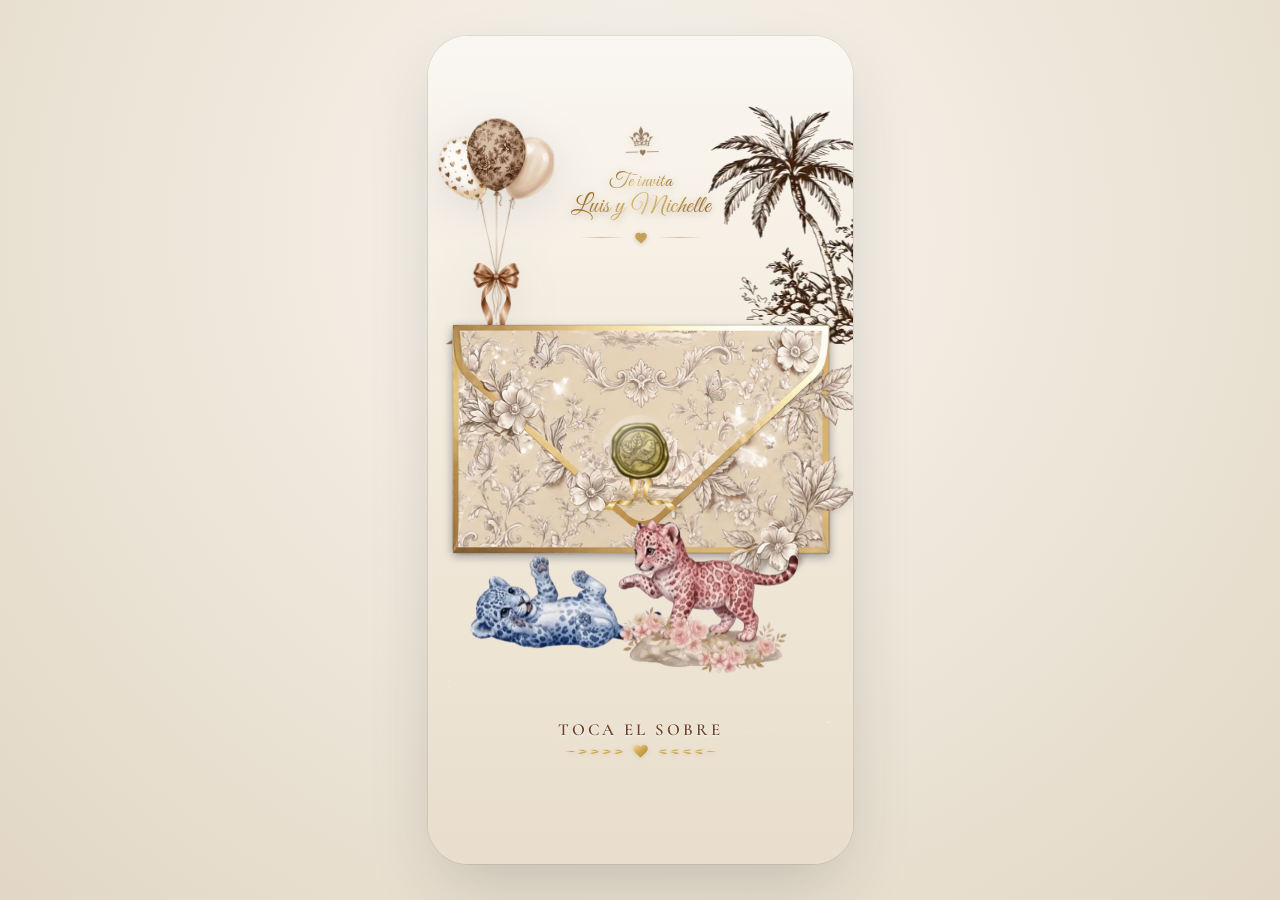
<file: index.html>
<!DOCTYPE html>
<html lang="es">

<head>
  <meta charset="UTF-8">
  <meta name="viewport"
    content="width=device-width, initial-scale=1.0, maximum-scale=1.0, user-scalable=no, viewport-fit=cover">
  <title>Invitación Especial | Revelación de Sexo</title>

  <!-- Meta SEO y Redes Sociales -->
  <meta name="description"
    content="Invitación digital interactiva para nuestra gran Revelación de Sexo. Toca el sobre para descubrir si será niño o niña.">
  <meta name="theme-color" content="#FAF7F2">

  <!-- Google Fonts: Cormorant Garamond, Great Vibes, Alex Brush & Montserrat -->
  <link rel="preconnect" href="https://fonts.googleapis.com">
  <link rel="preconnect" href="https://fonts.gstatic.com" crossorigin>
  <link
    href="https://fonts.googleapis.com/css2?family=Alex+Brush&family=Cormorant+Garamond:ital,wght@0,400;0,500;0,600;1,400;1,500&family=Great+Vibes&family=Montserrat:wght@300;400;500;600;700&display=swap"
    rel="stylesheet">

  <!-- Preload de recursos críticos para apertura instantánea y máxima fluidez -->
  <link rel="preload" as="image" href="assets/capa_1.webp" type="image/webp">
  <link rel="preload" as="image" href="assets/capa_2.webp" type="image/webp">
  <link rel="preload" as="image" href="assets/capa_3.webp" type="image/webp">
  <link rel="preload" as="image" href="assets/sello.webp" type="image/webp">
  <link rel="preload" as="image" href="assets/tigres_bebes.webp" type="image/webp">

  <!-- Estilos -->
  <link rel="stylesheet" href="css/styles.css?v=80">
</head>

<body>
  <!-- Contenedor exterior (Fondo ambiental para escritorio) -->
  <main class="page-wrapper">
    <!-- Simulación de dispositivo móvil (Mobile Frame) -->
    <div class="mobile-device" id="mobileDevice">

      <!-- Lienzo principal de la invitación -->
      <section class="card-screen" id="coverScreen" aria-label="Portada de invitación">

        <!-- Elementos decorativos superiores de fondo -->
        <div class="decor-layer">
          <!-- Globos decorativos (Superior Izquierda) -->
          <div class="decor-balloons" id="decorBalloons">
            <picture>
              <source srcset="assets/globos.webp" type="image/webp">
              <img src="assets/globos.png" alt="Globos decorativos rosados y dorados" class="floating-balloons"
                decoding="async" />
            </picture>
          </div>

          <!-- Palmeras estilo acuarela Toile de Jouy animadas (Superior Derecha) -->
          <div class="decor-palms" id="decorPalms">
            <picture>
              <source srcset="assets/palmas_bintage.webp" type="image/webp">
              <img src="assets/palmas_bintage.gif" alt="Palmeras animadas estilo vintage" class="palm-trees-img"
                id="palmasImg" decoding="async" />
            </picture>
          </div>
        </div>

        <!-- Encabezado poético central -->
        <header class="card-header" id="cardHeader">
          <!-- Corona dorada con detalle de corazón -->
          <div class="crown-container">
            <img src="assets/corona.png" alt="Corona real dorada" class="gold-crown" />
          </div>

          <!-- Mensaje de los anfitriones -->
          <div class="hosts-invitation" id="hostsInvitation" role="button" tabindex="0"
            aria-label="Te invita Luis y Michelle">
            <span class="hosts-line-1" id="hostsLine1">Te invita</span>
            <span class="hosts-line-2" id="hostsLine2">Luis y Michelle</span>
          </div>

          <!-- Divisor decorativo inferior con corazón dorado -->
          <div class="heart-divider" aria-hidden="true">
            <span class="divider-line"></span>
            <svg class="gold-heart-icon" viewBox="0 0 24 24" width="14" height="14" fill="#C5A059">
              <path
                d="M12 21.35l-1.45-1.32C5.4 15.36 2 12.28 2 8.5 2 5.42 4.42 3 7.5 3c1.74 0 3.41.81 4.5 2.09C13.09 3.81 14.76 3 16.5 3 19.58 3 22 5.42 22 8.5c0 3.78-3.4 6.86-8.55 11.54L12 21.35z" />
            </svg>
            <span class="divider-line"></span>
          </div>
        </header>

        <!-- Sección central interactiva: Sobre multicapa y Carta interactiva -->
        <div class="envelope-stage" id="envelopeStage">
          <div class="envelope-container" id="envelopeContainer" role="button" tabindex="0"
            aria-label="Abrir sobre de invitación">

            <!-- Capa 1 (Fondo trasero): z-index: 1 -->
            <picture>
              <source srcset="assets/capa_1.webp" type="image/webp">
              <img src="assets/capa_1.png" class="envelope-layer envelope-back" alt="Fondo trasero del sobre"
                decoding="async" />
            </picture>

            <!-- Capa Solapa Superior Abierta: z-index: 2 -->
            <picture>
              <source srcset="assets/capa_3.webp" type="image/webp">
              <img src="assets/capa_3.png" class="envelope-layer envelope-flap-open" id="flapOpen"
                alt="Solapa abierta del sobre" decoding="async" />
            </picture>

            <!-- Ranura intermedia con Tarjeta / Carta (Renderizado Dinámico en Vivo): z-index: 3 -->
            <div class="envelope-card-slot" id="cardSlot">
              <div class="invitation-card" id="invitationCard" aria-label="Vista previa de la invitación">

                <div class="card-live-preview">
                  <!-- Arreglos Florales Superiores -->
                  <div class="card-live-floral card-live-floral-left" aria-hidden="true">
                    <picture>
                      <source srcset="assets/diseno_floral_grande_izquierdo.webp" type="image/webp">
                      <img src="assets/diseno_floral_grande_izquierdo.png" alt="" class="card-live-floral-img"
                        decoding="async" />
                    </picture>
                  </div>
                  <div class="card-live-floral card-live-floral-right" aria-hidden="true">
                    <picture>
                      <source srcset="assets/diseno_floral_grande_derecho.webp" type="image/webp">
                      <img src="assets/diseno_floral_grande_derecho.png" alt="" class="card-live-floral-img"
                        decoding="async" />
                    </picture>
                  </div>

                  <!-- Contenido de la carta -->
                  <div class="card-live-content">
                    <!-- Reproductor simulado -->
                    <div class="card-live-player" aria-hidden="true">
                      <img src="assets/diseno_reproducir.png?v=3" alt="" class="card-live-disc" />
                      <img src="assets/boton_reproducir.png" alt="" class="card-live-btn" />
                    </div>

                    <!-- Subtítulo Superior (Eliminado) -->
                    <div class="card-live-intro" style="display: none;">
                      <p class="card-live-subtitle" id="cardLiveSubtitle"></p>
                    </div>

                    <!-- Corona y Nombres -->
                    <div class="card-live-hero">
                      <img src="assets/corona.png" alt="" class="card-live-crown" />
                      <h2 class="card-live-title" id="cardLiveTitle">
                        <span class="card-live-name-1" id="cardLiveName1">¿Niño o</span>
                        <span class="card-live-name-2" id="cardLiveName2">Niña?</span>
                      </h2>
                    </div>

                    <!-- Dedicatoria -->
                    <div class="card-live-dedication-wrap">
                      <p class="card-live-dedication" id="cardLiveDedication">«El amor se multiplica y la emoción crece
                        cada día más. Acompáñanos a descubrir el secreto más esperado: ¿será un niño o una niña? ¡Tu
                        presencia hará este momento inolvidable!»</p>
                    </div>

                    <!-- Divisor dorado -->
                    <div class="card-live-divider" aria-hidden="true">
                      <span class="card-divider-line"></span>
                      <span class="card-divider-symbol">◆</span>
                      <span class="card-divider-heart">♥</span>
                      <span class="card-divider-symbol">◆</span>
                      <span class="card-divider-line"></span>
                    </div>
                  </div>
                </div>

              </div>
            </div>

            <!-- Capa 2 (Bolsillo Frontal): z-index: 4 -->
            <picture>
              <source srcset="assets/capa_2.webp" type="image/webp">
              <img src="assets/capa_2.png" class="envelope-layer envelope-front" alt="Bolsillo frontal del sobre"
                decoding="async" />
            </picture>

            <!-- Capa Solapa Cerrada: z-index: 6 -->
            <picture>
              <source srcset="assets/capa_3.webp" type="image/webp">
              <img src="assets/capa_3.png" class="envelope-layer envelope-flap-closed" id="flapClosed"
                alt="Solapa cerrada del sobre" decoding="async" />
            </picture>

            <!-- Lazo dorado bajo el sello de cera: z-index: 10 -->
            <div class="seal-ribbon" id="sealRibbon" aria-hidden="true"></div>

            <!-- Sello de cera dorado central interactivo: z-index: 11 -->
            <div class="wax-seal" id="waxSeal" title="Toca para abrir">
              <picture>
                <source srcset="assets/sello.webp" type="image/webp">
                <img src="assets/sello.png" alt="Sello de cera dorado con motivo de pajarito" class="seal-img"
                  decoding="async" />
              </picture>
              <div class="seal-shine" aria-hidden="true"></div>
              <div class="seal-pulse-ring" aria-hidden="true"></div>
            </div>

            <!-- Cachorros de tigres bebés juntos animados en WebP ultra liviano (2.8MB vs 61.7MB): z-index: 30 -->
            <div class="tiger-cubs-container" id="tigerCubsContainer">
              <picture>
                <source srcset="assets/tigres_bebes.webp" type="image/webp">
                <img src="assets/tigres_bebes_fallback.gif" alt="Cachorros de tigres bebés jugando juntos"
                  class="tiger-cubs-img" id="tigerCubsImg" decoding="async" />
              </picture>
            </div>

          </div>
        </div>

        <!-- Llamada a la acción inferior (CTA en alta resolución con corazón y espigas doradas) -->
        <footer class="card-footer" id="cardFooter">
          <div class="tap-invite-container" id="tapInviteBtn" role="button" tabindex="0" aria-label="Toca el sobre">
            <span class="tap-invite-text">Toca el sobre</span>
            <svg class="tap-invite-decor" viewBox="0 0 180 16" fill="none" xmlns="http://www.w3.org/2000/svg"
              aria-hidden="true">
              <defs>
                <linearGradient id="goldStem" x1="0%" y1="0%" x2="100%" y2="0%">
                  <stop offset="0%" stop-color="#C5A059" stop-opacity="0.3" />
                  <stop offset="25%" stop-color="#E2C98A" />
                  <stop offset="50%" stop-color="#C5A059" />
                  <stop offset="75%" stop-color="#E2C98A" />
                  <stop offset="100%" stop-color="#C5A059" stop-opacity="0.3" />
                </linearGradient>
                <linearGradient id="goldHeart" x1="0%" y1="0%" x2="100%" y2="100%">
                  <stop offset="0%" stop-color="#F2DD9E" />
                  <stop offset="40%" stop-color="#D4AF57" />
                  <stop offset="100%" stop-color="#A68032" />
                </linearGradient>
              </defs>

              <!-- Corazón Central Dorado -->
              <path
                d="M 90 14.5 C 87.6 12 81.5 7.8 81.5 4 C 81.5 1.6 83.4 0 85.8 0 C 87.5 0 89.1 1 90 2.2 C 90.9 1 92.5 0 94.2 0 C 96.6 0 98.5 1.6 98.5 4 C 98.5 7.8 92.4 12 90 14.5 Z"
                fill="url(#goldHeart)" />

              <!-- Tallo Izquierdo -->
              <line x1="14" y1="7.5" x2="80" y2="7.5" stroke="url(#goldStem)" stroke-width="1.1"
                stroke-linecap="round" />

              <!-- Espigas Izquierdas -->
              <path d="M 70 7.5 C 66 5 62 4.5 59 5.5 C 63 6.8 66 7.5 70 7.5 Z" fill="url(#goldHeart)" />
              <path d="M 70 7.5 C 66 10 62 10.5 59 9.5 C 63 8.2 66 7.5 70 7.5 Z" fill="url(#goldHeart)" />

              <path d="M 56 7.5 C 52 5 48 4.5 45 5.5 C 49 6.8 52 7.5 56 7.5 Z" fill="url(#goldHeart)" />
              <path d="M 56 7.5 C 52 10 48 10.5 45 9.5 C 49 8.2 52 7.5 56 7.5 Z" fill="url(#goldHeart)" />

              <path d="M 42 7.5 C 38 5 34 4.5 31 5.5 C 35 6.8 38 7.5 42 7.5 Z" fill="url(#goldHeart)" />
              <path d="M 42 7.5 C 38 10 34 10.5 31 9.5 C 35 8.2 38 7.5 42 7.5 Z" fill="url(#goldHeart)" />

              <path d="M 28 7.5 C 24 5 20 4.5 17 5.5 C 21 6.8 24 7.5 28 7.5 Z" fill="url(#goldHeart)" />
              <path d="M 28 7.5 C 24 10 20 10.5 17 9.5 C 21 8.2 24 7.5 28 7.5 Z" fill="url(#goldHeart)" />

              <!-- Hoja terminal izquierda -->
              <path d="M 14 7.5 C 10 6.5 6 7 2 7.5 C 6 8 10 8.5 14 7.5 Z" fill="url(#goldHeart)" />

              <!-- Tallo Derecho -->
              <line x1="100" y1="7.5" x2="166" y2="7.5" stroke="url(#goldStem)" stroke-width="1.1"
                stroke-linecap="round" />

              <!-- Espigas Derechas -->
              <path d="M 110 7.5 C 114 5 118 4.5 121 5.5 C 117 6.8 114 7.5 110 7.5 Z" fill="url(#goldHeart)" />
              <path d="M 110 7.5 C 114 10 118 10.5 121 9.5 C 117 8.2 114 7.5 110 7.5 Z" fill="url(#goldHeart)" />

              <path d="M 124 7.5 C 128 5 132 4.5 135 5.5 C 131 6.8 128 7.5 124 7.5 Z" fill="url(#goldHeart)" />
              <path d="M 124 7.5 C 128 10 132 10.5 135 9.5 C 131 8.2 128 7.5 124 7.5 Z" fill="url(#goldHeart)" />

              <path d="M 138 7.5 C 142 5 146 4.5 149 5.5 C 145 6.8 142 7.5 138 7.5 Z" fill="url(#goldHeart)" />
              <path d="M 138 7.5 C 142 10 146 10.5 149 9.5 C 145 8.2 142 7.5 138 7.5 Z" fill="url(#goldHeart)" />

              <path d="M 152 7.5 C 156 5 160 4.5 163 5.5 C 159 6.8 156 7.5 152 7.5 Z" fill="url(#goldHeart)" />
              <path d="M 152 7.5 C 156 10 160 10.5 163 9.5 C 159 8.2 156 7.5 152 7.5 Z" fill="url(#goldHeart)" />

              <!-- Hoja terminal derecha -->
              <path d="M 166 7.5 C 170 6.5 174 7 178 7.5 C 174 8 170 8.5 166 7.5 Z" fill="url(#goldHeart)" />
            </svg>
          </div>
        </footer>

      </section>

    </div>
  </main>

  <!-- Capa de expansión a pantalla completa (Takeover) -->
  <div class="card-takeover" id="cardTakeover" aria-hidden="true"></div>

  <!-- Configuración Centralizada y Script Principal -->
  <script src="js/config.js?v=18"></script>
  <script src="js/main.js?v=22"></script>
</body>

</html>
</file>
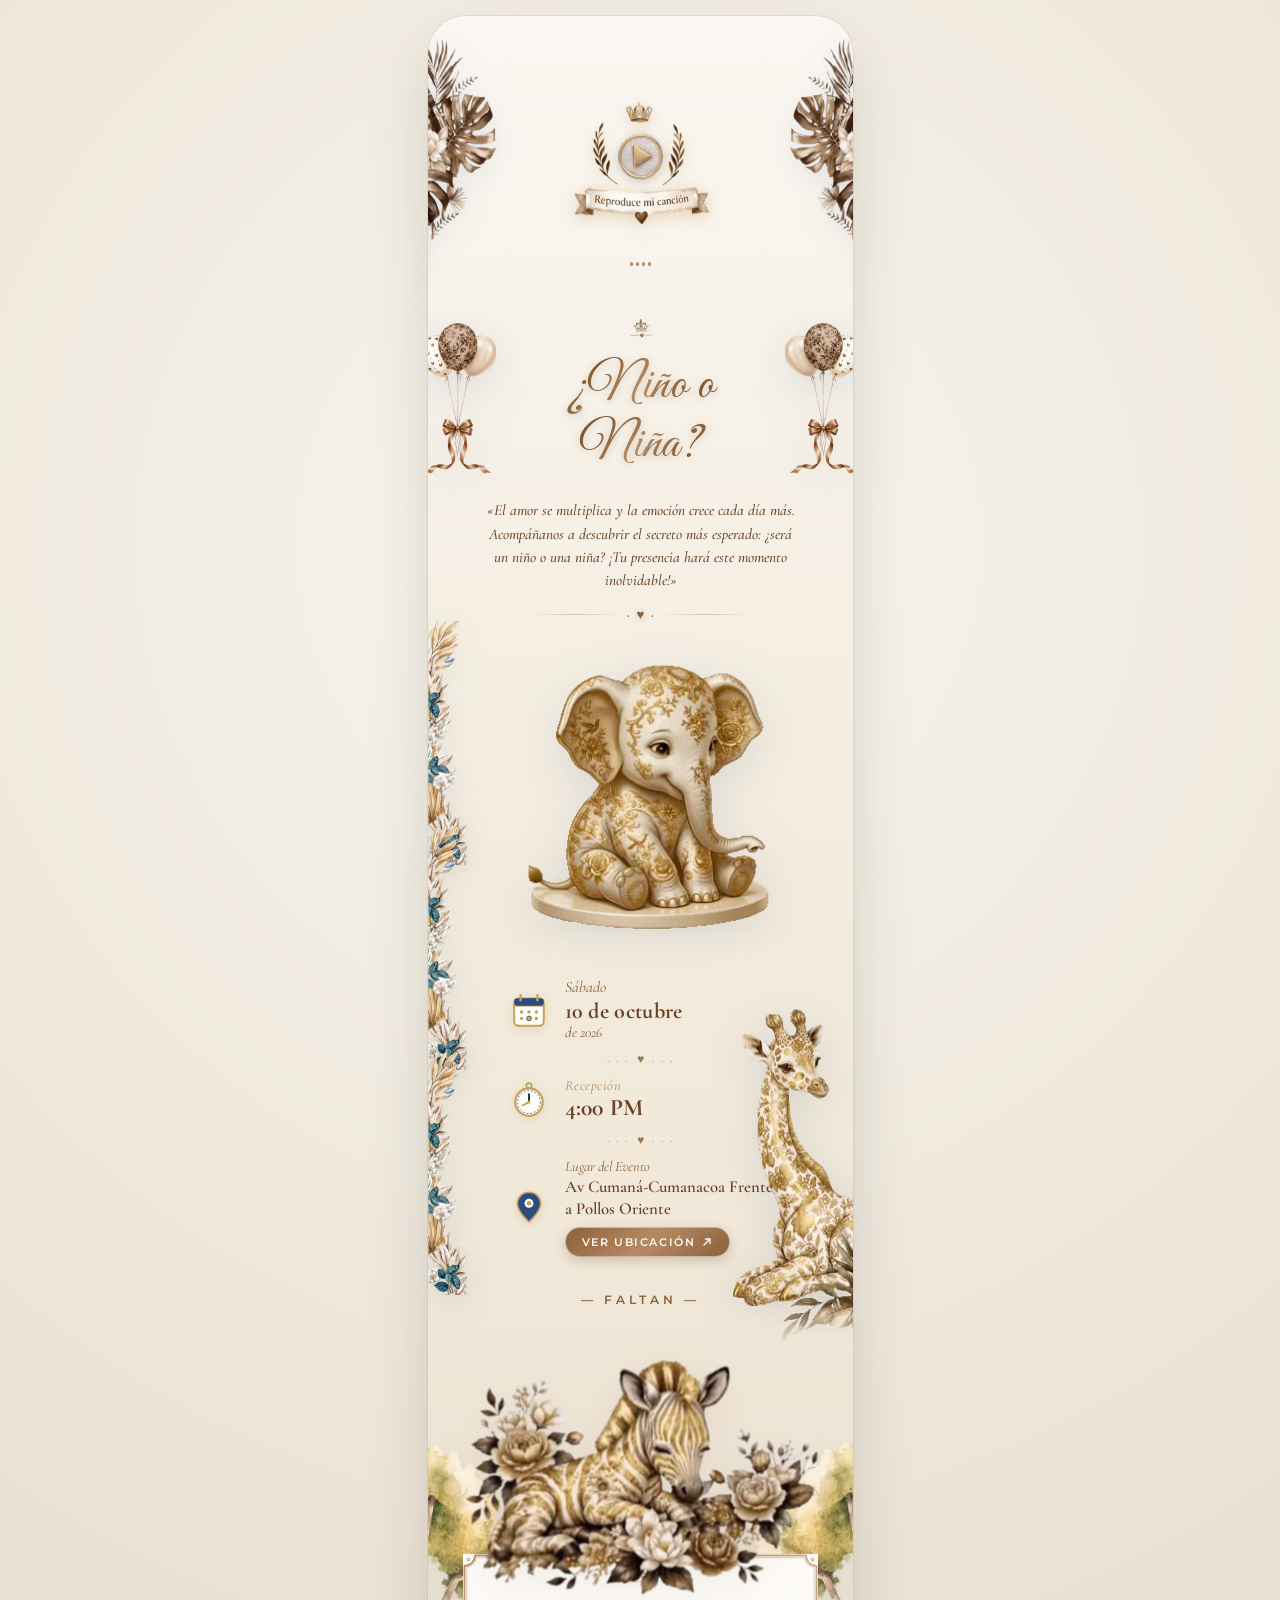
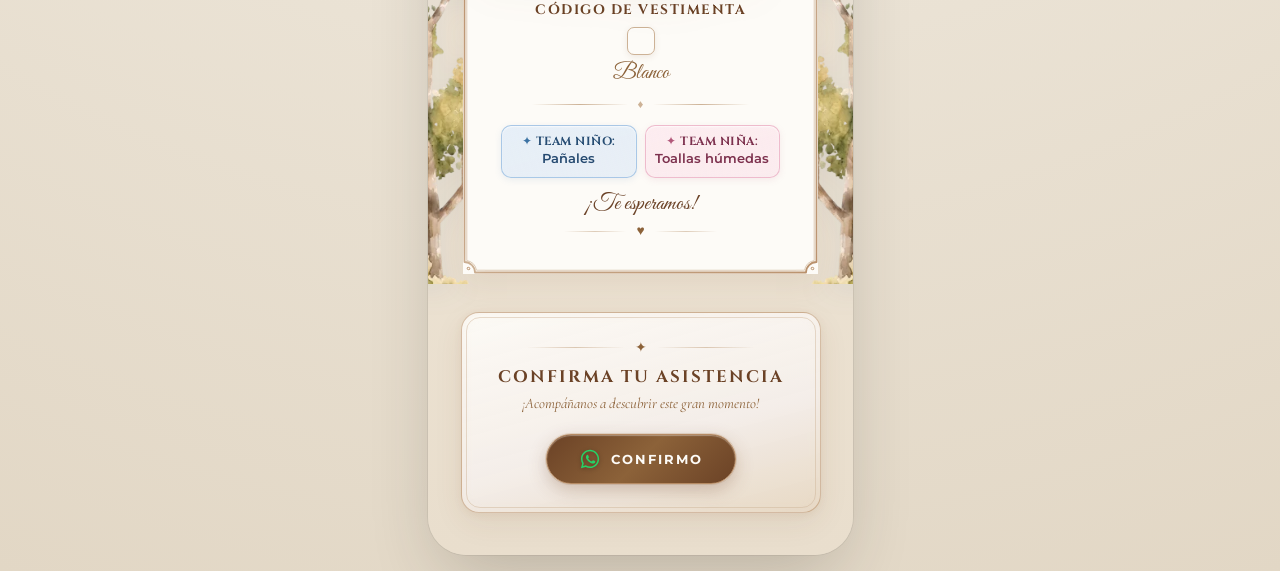
<file: invitacion.html>
<!DOCTYPE html>
<html lang="es">
<head>
  <meta charset="UTF-8">
  <meta name="viewport" content="width=device-width, initial-scale=1.0, maximum-scale=1.0, user-scalable=no, viewport-fit=cover">
  <title>Invitación Especial | Gran Revelación de Sexo</title>
  
  <meta name="description" content="Invitación especial: Acompáñanos a nuestra gran Revelación de Sexo. Descubre los detalles y celebremos juntos si será niño o niña.">
  <meta name="theme-color" content="#FAF7F2">

  <!-- Google Fonts: Great Vibes, Cinzel (Serif clásica romana para números), Cormorant Garamond (Serif clásica) y Montserrat (Modern Sans) -->
  <link rel="preconnect" href="https://fonts.googleapis.com">
  <link rel="preconnect" href="https://fonts.gstatic.com" crossorigin>
  <link href="https://fonts.googleapis.com/css2?family=Alex+Brush&family=Cinzel:wght@600;700;800&family=Cormorant+Garamond:ital,wght@0,400;0,500;0,600;0,700;1,400;1,500;1,600&family=Great+Vibes&family=Montserrat:wght@300;400;500;600;700&display=swap" rel="stylesheet">

  <!-- Preload de recursos críticos para carga fluida -->
  <link rel="preload" as="image" href="assets/elefante_bebe.webp" type="image/webp">
  <link rel="preload" as="image" href="assets/diseno_floral_grande_izquierdo.webp" type="image/webp">
  <link rel="preload" as="image" href="assets/diseno_floral_grande_derecho.webp" type="image/webp">

  <!-- Estilos de la Invitación -->
  <link rel="stylesheet" href="css/invitacion.css?v=85">
</head>
<body>
  <!-- Contenedor exterior para escritorio -->
  <main class="page-wrapper">
    <!-- Marco de dispositivo móvil -->
    <div class="mobile-device invitation-stage" id="invitationStage">

      <!-- Arreglos Florales Superiores (Marco Toile de Jouy en las Esquinas) -->
      <div class="floral-frame floral-top-left" aria-hidden="true">
        <picture>
          <source srcset="assets/diseno_floral_grande_izquierdo.webp" type="image/webp">
          <img src="assets/diseno_floral_grande_izquierdo.png" alt="" class="floral-img" decoding="async" />
        </picture>
      </div>
      <div class="floral-frame floral-top-right" aria-hidden="true">
        <picture>
          <source srcset="assets/diseno_floral_grande_derecho.webp" type="image/webp">
          <img src="assets/diseno_floral_grande_derecho.png" alt="" class="floral-img" decoding="async" />
        </picture>
      </div>

      <!-- Arreglo Floral Continuo Lateral Izquierdo (Elefante, Detalles y Cronómetro) -->
      <div class="floral-frame floral-elephant-left" aria-hidden="true">
        <picture>
          <source srcset="assets/diseno_floral_izquierdo.webp" type="image/webp">
          <img src="assets/diseno_floral_izquierdo.png" alt="" class="floral-img" loading="lazy" decoding="async" />
        </picture>
      </div>
      <div class="floral-frame floral-details-left" aria-hidden="true">
        <picture>
          <source srcset="assets/diseno_floral_izquierdo.webp" type="image/webp">
          <img src="assets/diseno_floral_izquierdo.png" alt="" class="floral-img" loading="lazy" decoding="async" />
        </picture>
      </div>
      <div class="floral-frame floral-countdown-left" aria-hidden="true">
        <picture>
          <source srcset="assets/diseno_floral_izquierdo.webp" type="image/webp">
          <img src="assets/diseno_floral_izquierdo.png" alt="" class="floral-img" loading="lazy" decoding="async" />
        </picture>
      </div>

      <!-- Globos Decorativos Laterales con Flotación Suave -->
      <aside class="lateral-balloons balloon-left" aria-hidden="true">
        <picture>
          <source srcset="assets/globos.webp" type="image/webp">
          <img src="assets/globos.png" alt="" class="balloon-img" decoding="async" />
        </picture>
      </aside>
      <aside class="lateral-balloons balloon-right" aria-hidden="true">
        <picture>
          <source srcset="assets/globos.webp" type="image/webp">
          <img src="assets/globos.png" alt="" class="balloon-img" decoding="async" />
        </picture>
      </aside>

      <!-- Contenido Principal de la Invitación -->
      <div class="invitation-content">

        <!-- 1. Control de Música Superior Centrado -->
        <header class="music-player-section" aria-label="Reproductor de música">
          <div class="player-wrapper" id="playerWrapper">
            <div class="player-disc-container">
              <!-- Filigrana ornamental con cinta original -->
              <img src="assets/diseno_reproducir.png?v=3" alt="Reproduce mi canción" class="ornament-filigree" id="ornamentFiligree" aria-hidden="true" />
              <!-- Botón interactivo central -->
              <button class="player-button" id="playBtn" type="button" aria-label="Reproducir música" title="Reproducir música">
                <img src="assets/boton_reproducir.png" alt="Reproducir" class="player-btn-icon" id="playBtnIcon" />
              </button>
            </div>
            <!-- Ondas sonoras animadas -->
            <div class="sound-wave-bars" id="soundWaves" aria-hidden="true">
              <span class="wave-bar"></span>
              <span class="wave-bar"></span>
              <span class="wave-bar"></span>
              <span class="wave-bar"></span>
            </div>
          </div>
          <!-- Etiqueta del reproductor inyectada dinámicamente (oculta) -->
          <p class="player-label-text" id="playerTextLabel" style="display: none;"></p>
          <!-- Elemento de audio de fondo inyectado dinámicamente -->
          <audio id="bgMusic" src="assets/mi_cancion.mp3" loop preload="none"></audio>
        </header>

        <!-- 2. Subtítulo Introductorio (Eliminado) -->
        <div class="intro-heading" style="display: none;">
          <p class="intro-subtitle" id="introSubtitle"></p>
        </div>

        <!-- 3. Zona de Impacto: Corona y Nombre -->
        <section class="hero-name-section" aria-label="Nombre del homenajeado">
          <div class="name-crown-wrap" aria-hidden="true">
            <img src="assets/corona.png" alt="Corona real dorada" class="name-crown-img" />
          </div>
          <h1 class="main-name-title" id="mainNameTitle">
            <span class="name-first" id="nameFirst">¿Niño o</span>
            <span class="name-second" id="nameSecond">Niña?</span>
          </h1>
        </section>

        <!-- 4. Texto de Dedicatoria y Separador Ornamental -->
        <section class="dedication-section" aria-label="Dedicatoria">
          <blockquote class="dedication-quote">
            <p class="dedication-text" id="dedicationText">«El amor se multiplica y la emoción crece cada día más. Acompáñanos a descubrir el secreto más esperado: ¿será un niño o una niña? ¡Tu presencia hará este momento inolvidable!»</p>
          </blockquote>

          <!-- Divisor Ornamental Fino Dorado -->
          <div class="ornamental-gold-divider" aria-hidden="true">
            <span class="divider-line"></span>
            <span class="divider-symbol">◆</span>
            <span class="divider-heart">♥</span>
            <span class="divider-symbol">◆</span>
            <span class="divider-line"></span>
          </div>
        </section>

        <!-- 5. Escena Animada: Elefantito y Mariposas con Fondo Transparente en Tiempo Real -->
        <section class="scene-stage" aria-label="Animación del elefantito y mariposas">
          <!-- Mariposa Izquierda (Video source oculto + Canvas transparente) -->
          <div class="butterfly-container butterfly-left" aria-hidden="true">
            <video class="hidden-source-video" id="butterflyLeftVideo" src="assets/maripoza_izquierda.mp4" autoplay loop muted playsinline></video>
            <canvas class="butterfly-canvas" id="butterflyLeftCanvas" width="100" height="100"></canvas>
          </div>

          <!-- Elefantito Centrado (WebP animado optimizado 1.5MB vs 5.7MB) -->
          <div class="elephant-container">
            <picture>
              <source srcset="assets/elefante_bebe.webp" type="image/webp">
              <img 
                src="assets/elefante_bebe.gif" 
                alt="Elefantito bebé animado" 
                class="elephant-img" 
                id="elephantImg"
                decoding="async" />
            </picture>
          </div>

          <!-- Mariposa Derecha (Video source oculto + Canvas transparente) -->
          <div class="butterfly-container butterfly-right" aria-hidden="true">
            <video class="hidden-source-video" id="butterflyRightVideo" src="assets/maripoza_derecha.mp4" autoplay loop muted playsinline></video>
            <canvas class="butterfly-canvas" id="butterflyRightCanvas" width="100" height="100"></canvas>
          </div>
        </section>

        <!-- ==========================================================================
             6. Sección Media: Fecha, Hora, Ubicación, Contador y Jirafita Animada
             ========================================================================== -->
        <section class="event-details-section" aria-label="Detalles del Evento y Cuenta Regresiva">

          <!-- Jirafita Animada Lateral Derecha (WebP animado optimizado 1.1MB vs 3.6MB) -->
          <div class="side-giraffe-container" aria-hidden="true">
            <picture>
              <source srcset="assets/jirafa_bebe.webp" type="image/webp">
              <img 
                src="assets/jirafa_bebe.gif" 
                alt="Jirafita bebé animada" 
                class="giraffe-img" 
                id="giraffeImg" 
                loading="lazy"
                decoding="async" />
            </picture>
          </div>

          <!-- Contenedor Central de Filas de Información -->
          <div class="event-info-container">

            <!-- Fila 1: Fecha del Evento (Calendario) -->
            <div class="event-row event-date-row">
              <div class="event-icon-col" aria-hidden="true">
                <svg class="event-svg-icon" viewBox="0 0 36 36" fill="none" xmlns="http://www.w3.org/2000/svg">
                  <rect x="4" y="6" width="28" height="26" rx="4" fill="#FFFDF9" stroke="#C5A059" stroke-width="1.8"/>
                  <path d="M4 13H32" stroke="#C5A059" stroke-width="1.6"/>
                  <rect x="4" y="6" width="28" height="7" rx="3" fill="#2B4C7E"/>
                  <line x1="10" y1="3" x2="10" y2="8" stroke="#C5A059" stroke-width="2.2" stroke-linecap="round"/>
                  <line x1="26" y1="3" x2="26" y2="8" stroke="#C5A059" stroke-width="2.2" stroke-linecap="round"/>
                  <circle cx="11" cy="19" r="1.6" fill="#C5A059"/>
                  <circle cx="18" cy="19" r="1.6" fill="#C5A059"/>
                  <circle cx="25" cy="19" r="1.6" fill="#C5A059"/>
                  <circle cx="11" cy="25" r="1.6" fill="#C5A059"/>
                  <circle cx="18" cy="25" r="2.2" fill="#D4AF37" stroke="#2B4C7E" stroke-width="0.8"/>
                  <circle cx="25" cy="25" r="1.6" fill="#C5A059"/>
                </svg>
              </div>
              <div class="event-text-col">
                <span class="event-day-name" id="eventDayName"></span>
                <span class="event-main-value" id="eventDateVal"></span>
                <span class="event-year-name" id="eventYearName"></span>
              </div>
            </div>

            <!-- Separador Fino con Corazón Central -->
            <div class="event-row-divider" aria-hidden="true">
              <span class="dot-cluster">· · ·</span>
              <span class="divider-heart-mini">♥</span>
              <span class="dot-cluster">· · ·</span>
            </div>

            <!-- Fila 2: Hora del Evento (Reloj) -->
            <div class="event-row event-time-row">
              <div class="event-icon-col" aria-hidden="true">
                <svg class="event-svg-icon" viewBox="0 0 36 36" fill="none" xmlns="http://www.w3.org/2000/svg">
                  <circle cx="18" cy="4.5" r="2.5" stroke="#C5A059" stroke-width="1.5"/>
                  <rect x="16.5" y="6" width="3" height="2" fill="#C5A059"/>
                  <circle cx="18" cy="20" r="13" fill="#FFFDF9" stroke="#C5A059" stroke-width="2"/>
                  <circle cx="18" cy="20" r="10.8" stroke="#2B4C7E" stroke-width="0.8" stroke-dasharray="1.5 2"/>
                  <line x1="18" y1="20" x2="18" y2="12.5" stroke="#1A2F4C" stroke-width="1.8" stroke-linecap="round"/>
                  <line x1="18" y1="20" x2="11.8" y2="23.2" stroke="#C5A059" stroke-width="1.8" stroke-linecap="round"/>
                  <circle cx="18" cy="20" r="1.5" fill="#D4AF37"/>
                </svg>
              </div>
              <div class="event-text-col">
                <span class="event-time-label" id="eventTimeLabel">Recepción</span>
                <span class="event-main-value time-value" id="eventTimeVal"></span>
              </div>
            </div>

            <!-- Separador Fino con Corazón Central -->
            <div class="event-row-divider" aria-hidden="true">
              <span class="dot-cluster">· · ·</span>
              <span class="divider-heart-mini">♥</span>
              <span class="dot-cluster">· · ·</span>
            </div>

            <!-- Fila 3: Ubicación y Botón de Google Maps -->
            <div class="event-row event-location-row">
              <div class="event-icon-col" aria-hidden="true">
                <svg class="event-svg-icon" viewBox="0 0 36 36" fill="none" xmlns="http://www.w3.org/2000/svg">
                  <path d="M18 4C11.9 4 7 8.9 7 15C7 22.5 18 32 18 32C18 32 29 22.5 29 15C29 8.9 24.1 4 18 4Z" fill="#2B4C7E" stroke="#C5A059" stroke-width="1.5"/>
                  <circle cx="18" cy="14.5" r="4.2" fill="#FFFDF9"/>
                  <circle cx="18" cy="14.5" r="2.2" fill="#C5A059"/>
                </svg>
              </div>
              <div class="event-text-col location-text-col">
                <span class="event-venue-name" id="eventVenueLabel">Lugar del Evento</span>
                <address class="event-address-text" id="eventAddressText"></address>
                <a href="#" target="_blank" rel="noopener noreferrer" class="btn-location-map" id="btnLocationMap">
                  <span class="btn-map-text">VER UBICACIÓN</span>
                  <svg class="btn-map-arrow" viewBox="0 0 16 16" width="12" height="12" fill="none" xmlns="http://www.w3.org/2000/svg">
                    <path d="M4 12L12 4M12 4H6M12 4V10" stroke="currentColor" stroke-width="1.8" stroke-linecap="round" stroke-linejoin="round"/>
                  </svg>
                </a>
              </div>
            </div>

          </div>

          <!-- ==========================================================================
               Sección de Cuenta Regresiva (Countdown Timer)
               ========================================================================== -->
          <div class="countdown-section" aria-label="Cronómetro de cuenta regresiva">
            <h2 class="countdown-heading" id="countdownHeading">— FALTAN —</h2>
            <div class="countdown-boxes-wrap">
              <!-- Días -->
              <div class="countdown-box">
                <span class="countdown-num" id="cdDays">00</span>
                <span class="countdown-unit">DÍAS</span>
              </div>

              <span class="countdown-colon" aria-hidden="true">:</span>

              <!-- Horas -->
              <div class="countdown-box">
                <span class="countdown-num" id="cdHours">00</span>
                <span class="countdown-unit">HORAS</span>
              </div>

              <span class="countdown-colon" aria-hidden="true">:</span>

              <!-- Minutos -->
              <div class="countdown-box">
                <span class="countdown-num" id="cdMinutes">00</span>
                <span class="countdown-unit">MINUTOS</span>
              </div>

              <span class="countdown-colon" aria-hidden="true">:</span>

              <!-- Segundos -->
              <div class="countdown-box">
                <span class="countdown-num" id="cdSeconds">00</span>
                <span class="countdown-unit">SEGUNDOS</span>
              </div>
            </div>

            <!-- Mensaje cuando llega a cero -->
            <p class="countdown-finished-msg" id="cdFinishedMsg" style="display: none;"></p>
          </div>

        </section>

        <!-- ==========================================================================
             7. Escena Inferior Safari: Árboles de Fondo, Cebra Bebé y Cartela de Cierre
             ========================================================================== -->
        <section class="bottom-safari-scene zebra-scene-container" id="bottomSafariScene" aria-label="Escena final safari y agradecimiento">

          <!-- Árboles Safari: Fuera de la caja de la cebra y AL FONDO DE TODO (z-index: 1) -->
          <div class="safari-tree safari-tree-left zebra-tree zebra-tree-left" id="safariTreeLeft" aria-hidden="true">
            <picture>
              <source srcset="assets/diseno_arboles_izquierdo.webp" type="image/webp">
              <img src="assets/diseno_arboles_izquierdo.png" alt="" class="safari-tree-img zebra-tree-img" loading="lazy" decoding="async" />
            </picture>
          </div>
          <div class="safari-tree safari-tree-right zebra-tree zebra-tree-right" id="safariTreeRight" aria-hidden="true">
            <picture>
              <source srcset="assets/diseno_arboles_derecho.webp" type="image/webp">
              <img src="assets/diseno_arboles_derecho.png" alt="" class="safari-tree-img zebra-tree-img" loading="lazy" decoding="async" />
            </picture>
          </div>

          <!-- Caja de la Cebra Bebé (WebP animado optimizado 2.7MB vs 52.4MB) -->
          <div class="zebra-box" id="zebraBox">
            <div class="zebra-video-wrap">
              <picture>
                <source srcset="assets/diseno_cebra_bebe.webp" type="image/webp">
                <img 
                  src="assets/diseno_cebra_bebe_fallback.gif" 
                  alt="Cebra bebé animada" 
                  class="zebra-img" 
                  id="zebraImg" 
                  loading="lazy"
                  decoding="async" />
              </picture>
            </div>
          </div>

          <!-- Cartel / Cartela Inferior: Vestimenta y Obsequio Asignado (Capa superior z-index: 3) -->
          <div class="thanks-cartouche info-cartouche" id="infoCartouche" aria-label="Código de vestimenta y sugerencia de obsequios">
            <!-- Corona dorada imperial en la parte superior del marco -->
            <div class="cartouche-crown-wrap" aria-hidden="true">
              <img src="assets/corona.png" alt="Corona real" class="cartouche-crown-img" />
            </div>

            <!-- Sección 1: Código de Vestimenta -->
            <div class="cartouche-section cartouche-dress-code">
              <h3 class="cartouche-title" id="dressCodeTitle">Código de vestimenta</h3>
              <div class="dress-code-swatches" aria-hidden="true">
                <span class="swatch-box swatch-white" title="Blanco"></span>
              </div>
              <p class="dress-code-desc" id="dressCodeDesc">Blanco</p>
            </div>

            <!-- Separador Visual Minimalista con Rombo/Corazón -->
            <div class="cartouche-divider" aria-hidden="true">
              <span class="cartouche-divider-line"></span>
              <span class="cartouche-divider-icon">♦</span>
              <span class="cartouche-divider-line"></span>
            </div>

            <!-- Sección 2: Obsequio Asignado (2 Columnas Niño / Niña) -->
            <div class="cartouche-section cartouche-gifts">
              <div class="gift-columns">
                <!-- Columna Niño -->
                <div class="gift-col gift-col-boy">
                  <div class="gift-col-header">
                    <span class="gift-icon" aria-hidden="true">✦</span>
                    <span class="gift-gender" id="giftBoyTitle">Team Niño:</span>
                  </div>
                  <p class="gift-detail" id="giftBoyDetail">Pañales</p>
                </div>

                <!-- Columna Niña -->
                <div class="gift-col gift-col-girl">
                  <div class="gift-col-header">
                    <span class="gift-icon" aria-hidden="true">✦</span>
                    <span class="gift-gender" id="giftGirlTitle">Team Niña:</span>
                  </div>
                  <p class="gift-detail" id="giftGirlDetail">Toallas húmedas</p>
                </div>
              </div>
            </div>

            <!-- Cierre Inferior: Frase final en caligrafía cursiva -->
            <p class="cartouche-farewell" id="farewellText">¡Te esperamos!</p>

            <!-- Remate Inferior: Corazón y líneas ornamentales -->
            <div class="thanks-bottom-ornament" aria-hidden="true">
              <span class="thanks-ornament-line"></span>
              <span class="thanks-bottom-symbol">♥</span>
              <span class="thanks-ornament-line"></span>
            </div>
          </div>
        </section>

        <!-- ==========================================================================
             8. Sección de Confirmación de Asistencia (RSVP WhatsApp)
             ========================================================================== -->
        <section class="rsvp-section" aria-label="Confirmación de Asistencia">
          <div class="rsvp-card">
            <!-- Detalle ornamental superior -->
            <div class="rsvp-ornament-top" aria-hidden="true">
              <span class="rsvp-ornament-line"></span>
              <span class="rsvp-ornament-icon">✦</span>
              <span class="rsvp-ornament-line"></span>
            </div>

            <h2 class="rsvp-title" id="rsvpTitle">Confirma tu asistencia</h2>
            <p class="rsvp-subtitle" id="rsvpSubtitle">¡Acompáñanos a descubrir este gran momento!</p>

            <a href="https://wa.me/584248287893?text=%C2%A1Hola%21%20%C2%A1Por%20supuesto%20que%20ah%C3%AD%20estar%C3%A9%20%E2%9C%A8" target="_blank" rel="noopener noreferrer" class="btn-rsvp-whatsapp" id="btnRsvpWhatsapp">
              <svg class="whatsapp-icon" viewBox="0 0 24 24" width="22" height="22" fill="currentColor" aria-hidden="true">
                <path d="M12.04 2C6.58 2 2.13 6.45 2.13 11.91C2.13 13.66 2.59 15.36 3.45 16.86L2.05 22L7.3 20.62C8.75 21.41 10.38 21.83 12.04 21.83C17.5 21.83 21.95 17.38 21.95 11.92C21.95 9.27 20.92 6.78 19.05 4.91C17.18 3.03 14.69 2 12.04 2M12.05 3.67C14.25 3.67 16.31 4.53 17.87 6.09C19.42 7.65 20.28 9.72 20.28 11.92C20.28 16.46 16.58 20.15 12.04 20.15C10.56 20.15 9.11 19.76 7.85 19L7.55 18.83L4.43 19.65L5.26 16.61L5.06 16.29C4.24 15 3.8 13.47 3.8 11.91C3.81 7.37 7.5 3.67 12.05 3.67M9.11 7.58C8.94 7.58 8.68 7.64 8.45 7.89C8.22 8.14 7.58 8.74 7.58 9.97C7.58 11.2 8.47 12.38 8.6 12.55C8.73 12.72 10.35 15.23 12.84 16.3C13.43 16.56 13.9 16.71 14.25 16.83C14.86 17.02 15.41 16.99 15.85 16.93C16.34 16.86 17.35 16.32 17.56 15.73C17.77 15.14 17.77 14.63 17.71 14.53C17.65 14.43 17.48 14.37 17.23 14.24C16.97 14.11 15.72 13.5 15.49 13.41C15.26 13.33 15.09 13.28 14.92 13.54C14.75 13.79 14.27 14.37 14.13 14.53C13.98 14.7 13.84 14.72 13.58 14.59C13.33 14.47 12.49 14.19 11.5 13.31C10.73 12.62 10.21 11.77 10.06 11.51C9.91 11.26 10.04 11.12 10.17 10.99C10.28 10.88 10.42 10.7 10.55 10.55C10.68 10.4 10.72 10.29 10.81 10.12C10.89 9.95 10.85 9.8 10.79 9.68C10.72 9.55 10.21 8.3 10 7.79C9.79 7.29 9.58 7.36 9.42 7.35C9.27 7.35 9.11 7.35 9.11 7.58Z"/>
              </svg>
              <span class="btn-rsvp-text" id="rsvpBtnText">Confirmo</span>
            </a>
          </div>
        </section>

      </div>
    </div>
  </main>

  <!-- Script de Configuración Centralizada -->
  <script src="js/config.js?v=18"></script>
  <!-- Script de Interacción, Keying de Canvas y Audio -->
  <script src="js/invitacion.js?v=25"></script>
</body>
</html>
</file>
<file: css/styles.css>
/* ==========================================================================
   Invitación Interactiva - Portada Sobre Cerrado
   Diseño Mobile-First de Alta Fidelidad Estética y Artesanal
   ========================================================================== */

/* --- Reset y Variables de Diseño --- */
:root {
  --color-bg-ambient: #EDE7DC;
  --color-card-bg-top: #FAF7F2;
  --color-card-bg-mid: #F3EBDD;
  --color-card-bg-bot: #E9DECD;

  /* Paleta de colores cálida vintage */
  --color-mocha-deep: #6B4226;
  --color-saddle-brown: #8C6239;
  --color-camel-tan: #B58A63;
  --color-latte-soft: #CDB296;
  --color-almond-light: #E6D7C3;
  --color-cream-soft: #F5EFEB;
  --color-warm-white: #FDFBF7;

  --color-text-primary: #6B4226;
  --color-text-secondary: #8C6239;
  --color-gold: #B58A63;
  --color-gold-glow: rgba(181, 138, 99, 0.45);
  --color-blue-ink: #6B4226;

  --font-serif: 'Cormorant Garamond', Garamond, Georgia, serif;
  --font-sans: 'Montserrat', -apple-system, BlinkMacSystemFont, "Segoe UI", Roboto, sans-serif;

  --shadow-envelope: 0 3px 5px rgba(107, 66, 38, 0.22);
  --shadow-seal: 0 6px 16px rgba(107, 66, 38, 0.35);
  --shadow-device: 0 28px 70px -15px rgba(50, 45, 40, 0.22), 0 0 0 1px rgba(0, 0, 0, 0.07);
}

*,
*::before,
*::after {
  box-sizing: border-box;
  margin: 0;
  padding: 0;
  -webkit-tap-highlight-color: transparent;
}

picture {
  display: contents;
}

html,
body {
  width: 100%;
  height: 100%;
  overflow-x: hidden;
  font-family: var(--font-serif);
  background-color: var(--color-bg-ambient);
  color: var(--color-text-primary);
  user-select: none;
  -webkit-font-smoothing: antialiased;
  -moz-osx-font-smoothing: grayscale;
}

/* --- Contenedor Global y Marco para Escritorio --- */
.page-wrapper {
  min-height: 100vh;
  min-height: 100dvh;
  display: flex;
  align-items: center;
  justify-content: center;
  padding: 16px;
  background: radial-gradient(circle at 50% 25%, #F8F5EE 0%, #E2D7C5 100%);
}

/* Marco simulador de smartphone en desktop / Fullscreen en móviles */
.mobile-device {
  width: 100%;
  max-width: 425px;
  height: 100%;
  max-height: min(835px, calc(100dvh - 72px));
  aspect-ratio: 9 / 17.65;
  background: linear-gradient(180deg, var(--color-card-bg-top) 0%, var(--color-card-bg-mid) 42%, var(--color-card-bg-bot) 100%);
  border-radius: 40px;
  box-shadow: var(--shadow-device);
  position: relative;
  overflow: hidden;
  display: flex;
  flex-direction: column;
  container-type: size;
  container-name: card;
  transition: transform 0.3s ease, box-shadow 0.3s ease;
}

/* Pantalla de portada */
.card-screen {
  width: 100%;
  height: 100%;
  background: linear-gradient(180deg, var(--color-card-bg-top) 0%, var(--color-card-bg-mid) 42%, var(--color-card-bg-bot) 100%);
  display: flex;
  flex-direction: column;
  justify-content: space-between;
  position: relative;
  overflow: hidden;
  padding: clamp(16px, 2.8cqh, 24px) clamp(12px, 4cqw, 20px) clamp(12px, 2.2cqh, 20px) clamp(12px, 4cqw, 20px);
}

/* ==========================================================================
   Capa Decorativa Superior (Globos y Palmeras)
   ========================================================================== */
.decor-layer {
  position: absolute;
  top: clamp(24px, 4.2cqh, 35px);
  left: 0;
  width: 100%;
  height: 100%;
  pointer-events: none;
}

/* Globos en la esquina superior izquierda */
.decor-balloons {
  position: absolute;
  top: calc(clamp(6px, 1.2cqh, 10px) + 30px);
  left: clamp(2px, 1cqw, 4px);
  width: clamp(105px, 15.5cqh, 130px);
  filter: drop-shadow(0 10px 22px rgba(50, 70, 100, 0.12));
}

.floating-balloons {
  width: 100%;
  height: auto;
  display: block;
  transform-origin: 50% 72%;
  animation: gentleBalloonsFloat 6s ease-in-out infinite alternate;
}

@keyframes gentleBalloonsFloat {
  0% {
    transform: rotate(0deg) translateY(0px);
  }

  50% {
    transform: rotate(1.6deg) translateY(-6px);
  }

  100% {
    transform: rotate(-1.2deg) translateY(-2px);
  }
}

/* Palmeras en la esquina superior derecha (GIF animado vintage) */
.decor-palms {
  position: absolute;
  top: calc(clamp(-8px, -1cqh, -2px) + 20px);
  right: calc(clamp(-10px, -2cqw, -4px) - 60px);
  width: clamp(220px, calc(25.5cqh + 50px), 265px);
  height: clamp(250px, calc(25.5cqh + 80px), 295px);
  pointer-events: none;
  mix-blend-mode: multiply;
}

.palm-trees-img,
.palm-trees-canvas {
  width: 100%;
  height: 100%;
  object-fit: contain;
  display: block;
  pointer-events: none;
  mix-blend-mode: multiply;
  filter: brightness(1.06) contrast(1.04);
}

.palm-trees-video {
  display: none;
}

/* ==========================================================================
   Encabezado Poético Central
   ========================================================================== */
.card-header {
  position: relative;
  z-index: 5;
  display: flex;
  flex-direction: column;
  align-items: center;
  text-align: center;
  margin-top: auto;
  margin-bottom: clamp(6px, 1.3cqh, 10px);
  padding: 0 10px;
  transform: translateY(calc(clamp(4px, 1.2cqh, 10px) - 50px));
}

/* Corona dorada */
.crown-container {
  width: clamp(56px, 9cqh, 76px);
  height: auto;
  margin-bottom: 2px;
  display: flex;
  justify-content: center;
  transform: translateY(clamp(7px, 1.3cqh, 11px));
}

.gold-crown {
  width: 100%;
  height: auto;
  display: block;
  filter: drop-shadow(0 2px 4px rgba(180, 140, 60, 0.2));
}

/* Texto poético */
.poetic-text {
  margin-top: 4px;
  line-height: 1.34;
}

.poetic-text .verse {
  font-family: var(--font-serif);
  font-size: clamp(0.98rem, 2.2cqh, 1.14rem);
  font-weight: 500;
  font-style: italic;
  color: var(--color-text-primary);
  letter-spacing: 0.02em;
}

.poetic-text .highlight {
  font-size: clamp(1.02rem, 2.3cqh, 1.16rem);
}

/* Divisor inferior con corazón dorado */
.heart-divider {
  display: flex;
  align-items: center;
  justify-content: center;
  gap: 10px;
  margin-top: clamp(5px, 1cqh, 8px);
  width: 100%;
}

.divider-line {
  display: inline-block;
  width: clamp(32px, 11cqw, 44px);
  height: 1px;
  background: linear-gradient(90deg, rgba(205, 178, 150, 0), rgba(205, 178, 150, 0.85), rgba(205, 178, 150, 0));
}

.gold-heart-icon {
  display: inline-block;
  color: #8C6239;
  filter: drop-shadow(0 1px 2px rgba(140, 98, 57, 0.3));
}

/* ==========================================================================
   Sección del Sobre Multicapa y Elementos Interactivos
   ========================================================================== */
.envelope-stage {
  position: relative;
  z-index: 6;
  width: min(96%, 385px);
  max-width: 385px;
  margin: clamp(16px, 3.8cqh, 32px) auto 0 auto;
  perspective: 1200px;
  transition: transform 1s cubic-bezier(0.25, 1, 0.5, 1);
}

.envelope-container {
  position: relative;
  width: 100%;
  aspect-ratio: 1000 / 603;
  cursor: pointer;
  outline: none;
}

/* Capas base del sobre multicapa */
.envelope-layer {
  position: absolute;
  pointer-events: none;
  display: block;
}

/* Capa 1 (Fondo trasero - capa_1.png 2390x1792 con rectángulo en X=[608, 1788], Y=[574, 1232]): z-index: 1 */
.envelope-back {
  z-index: 1;
  width: calc(100% * 2390 / 1180);
  height: calc(100% * 1792 / 658);
  left: calc(-608 / 1180 * 100%);
  top: calc(-574 / 658 * 100%);
  filter: drop-shadow(0 3px 5px rgba(15, 25, 45, 0.30));
}

/* Capa Solapas Superior (capa_3.png 2390x1792 con base horizontal en Y=1164, X=[656, 1656]) */
.envelope-flap-open,
.envelope-flap-closed {
  width: calc(100% * 2390 / 1000);
  height: calc(100% * 1792 / 603);
  left: calc(-656 / 1000 * 100%);
  top: calc(-1164 / 603 * 100%);
  transform-origin: 48.37% 64.96%;
}

/* Capa Solapa Superior Abierta: z-index: 2 (Oculta en estado inicial) */
.envelope-flap-open {
  z-index: 2;
  transform: rotateX(-90deg);
  opacity: 0;
  transition: transform 0.85s cubic-bezier(0.22, 1, 0.36, 1) 0.15s, opacity 0.65s ease 0.15s;
}

/* Capa Solapa Cerrada: z-index: 6 (Visible en estado inicial, plegada hacia abajo) */
.envelope-flap-closed {
  z-index: 6;
  transform: rotateX(180deg);
  transition: transform 0.75s cubic-bezier(0.4, 0, 0.2, 1), opacity 0.55s ease;
}

/* Ranura/Bolsillo para la carta con clip-path 100% contenido en reposo */
.envelope-card-slot {
  position: absolute;
  top: 0;
  left: 0;
  width: 100%;
  height: 100%;
  z-index: 3;
  clip-path: inset(0 0 12px 0);
  pointer-events: none;
}

/* ==========================================================================
   Capa Intermedia: Carta Interior con Captura Estática de Alta Fidelidad
   Mantiene estrictamente proporción, encuadre superior y alineación vertical
   ========================================================================== */
.invitation-card {
  position: absolute;
  left: 6%;
  right: 6%;
  top: 10px;
  aspect-ratio: 425 / 715;
  background-color: #FFFDF9;
  border-radius: 12px;
  border: 1px solid rgba(197, 160, 89, 0.28);
  box-shadow: 0 10px 26px rgba(40, 30, 20, 0.16);
  transform: translateY(45px);
  will-change: transform, box-shadow;
  overflow: hidden;
  pointer-events: none;
}

/* Contenido interior de la carta previa (Renderizado Dinámico en Vivo) */
.card-live-preview {
  width: 100%;
  height: 100%;
  position: relative;
  display: flex;
  flex-direction: column;
  align-items: center;
  padding: 18px 14px 14px 14px;
  text-align: center;
  background-color: #FFFDF9;
  overflow: hidden;
  box-sizing: border-box;
}

/* Florales de esquinas superiores */
.card-live-floral {
  position: absolute;
  top: 0;
  width: 25%;
  max-width: 52px;
  pointer-events: none;
  z-index: 1;
}

.card-live-floral-left {
  left: 0;
}

.card-live-floral-right {
  right: 0;
}

.card-live-floral-img {
  width: 100%;
  height: auto;
  display: block;
}

/* Contenedor principal de contenidos */
.card-live-content {
  position: relative;
  z-index: 2;
  width: 100%;
  display: flex;
  flex-direction: column;
  align-items: center;
}

/* Disco de música ornamental */
.card-live-player {
  position: relative;
  width: 58px;
  height: 58px;
  margin: 0 auto 6px auto;
  display: flex;
  align-items: center;
  justify-content: center;
}

.card-live-disc {
  width: 100%;
  height: 100%;
  object-fit: contain;
  display: block;
}

.card-live-btn {
  position: absolute;
  width: 26px;
  height: 26px;
  object-fit: contain;
  top: 50%;
  left: 50%;
  transform: translate(-50%, -50%);
}

/* Subtítulo (Eliminado) */
.card-live-intro {
  display: none !important;
}

.card-live-subtitle {
  display: none !important;
}

/* Corona dorada */
.card-live-hero {
  display: flex;
  flex-direction: column;
  align-items: center;
  margin: 6px 0 6px 0;
}

.card-live-crown {
  width: 36px;
  height: auto;
  display: block;
  margin: 0 auto -2px auto;
  filter: drop-shadow(0 2px 4px rgba(140, 98, 57, 0.28));
}

/* Nombres / Título principal */
.card-live-title {
  font-family: 'Great Vibes', cursive;
  font-weight: 400;
  line-height: 1.15;
  margin: 0;
  padding: 0;
}

.card-live-title span {
  display: block;
  font-size: 2.1rem;
  line-height: 1.1;
  background: linear-gradient(135deg, #6B4226 0%, #8C6239 30%, #B58A63 50%, #8C6239 70%, #6B4226 100%);
  -webkit-background-clip: text;
  -webkit-text-fill-color: transparent;
  filter: drop-shadow(0 2px 4px rgba(107, 66, 38, 0.22));
}

.card-live-title .card-live-name-2 {
  margin-top: -6px;
}

/* Dedicatoria */
.card-live-dedication-wrap {
  max-width: 90%;
  margin: 0 auto 10px auto;
}

.card-live-dedication {
  font-family: var(--font-serif);
  font-size: 0.82rem;
  font-style: italic;
  font-weight: 500;
  line-height: 1.42;
  color: #6B4226;
  margin: 0;
  text-align: center;
}

/* Divisor ornamental */
.card-live-divider {
  display: flex;
  align-items: center;
  justify-content: center;
  gap: 6px;
  width: 60%;
  max-width: 170px;
  margin: 0 auto;
}

.card-divider-line {
  flex: 1;
  height: 1px;
  background: linear-gradient(90deg, transparent, rgba(205, 178, 150, 0.65), transparent);
}

.card-divider-symbol {
  color: #8C6239;
  font-size: 0.55rem;
}

.card-divider-heart {
  color: #8C6239;
  font-size: 0.72rem;
}

/* ==========================================================================
   Capa 2: Bolsillo Frontal (capa_2.png 2390x1792 con sobre en X=[704, 1704], Y=[568, 1171]) (z-index: 4)
   ========================================================================== */
.envelope-front {
  z-index: 4;
  width: calc(100% * 2390 / 1000);
  height: calc(100% * 1792 / 603);
  left: calc(-704 / 1000 * 100%);
  top: calc(-568 / 603 * 100%);
  filter: drop-shadow(0 2px 5px rgba(15, 25, 45, 0.12));
}

/* ==========================================================================
   Elementos del Sello y Lazo (z-index: 10 / 11)
   ========================================================================== */
.seal-ribbon {
  position: absolute;
  top: 55%;
  left: 50%;
  transform: translate(-50%, -10%);
  width: clamp(74px, 10.8cqh, 90px);
  height: clamp(56px, 8.1cqh, 68px);
  background-image: url('../assets/lazo_sello_dorado.png?v=59');
  background-repeat: no-repeat;
  background-position: center center;
  background-size: contain;
  pointer-events: none;
  z-index: 10;
  filter: drop-shadow(0 4px 8px rgba(184, 137, 57, 0.28));
  transition: opacity 0.6s ease, transform 0.6s ease;
}

.wax-seal {
  position: absolute;
  top: 55%;
  left: 50%;
  transform: translate(-50%, -50%) translateZ(0);
  width: clamp(62px, 8.8cqh, 74px);
  height: clamp(62px, 8.8cqh, 74px);
  z-index: 11;
  cursor: pointer;
  border-radius: 50%;
  transition: opacity 0.6s ease, transform 0.55s cubic-bezier(0.25, 1, 0.5, 1), filter 0.3s ease;
  filter: var(--shadow-seal);
  will-change: transform;
}

.wax-seal:hover {
  transform: translate(-50%, -50%) scale(1.08) rotate(2deg);
  filter: drop-shadow(0 8px 20px var(--color-gold-glow)) drop-shadow(0 2px 5px rgba(0, 0, 0, 0.3));
}

.wax-seal:active {
  transform: translate(-50%, -50%) scale(0.94);
}

.seal-img {
  width: 100%;
  height: 100%;
  object-fit: contain;
  display: block;
  user-select: none;
  -webkit-user-drag: none;
}

.seal-pulse-ring {
  position: absolute;
  top: -6px;
  left: -6px;
  right: -6px;
  bottom: -6px;
  border-radius: 50%;
  border: 2px solid var(--color-gold);
  opacity: 0;
  pointer-events: none;
  animation: sealPulse 2.8s cubic-bezier(0.25, 0.46, 0.45, 0.94) infinite;
}

@keyframes sealPulse {
  0% {
    transform: scale(0.9);
    opacity: 0.6;
  }

  60% {
    transform: scale(1.28);
    opacity: 0;
  }

  100% {
    transform: scale(1.35);
    opacity: 0;
  }
}

.seal-shine {
  position: absolute;
  top: 0;
  left: 0;
  width: 100%;
  height: 100%;
  border-radius: 50%;
  background: radial-gradient(circle at 35% 30%, rgba(255, 255, 255, 0.45) 0%, rgba(255, 255, 255, 0) 55%);
  pointer-events: none;
}

/* ==========================================================================
   Cachorros Tigres Bebés (Video único: compacto, 55% del sobre y al frente)
   ========================================================================== */
.tiger-cubs-container,
.tiger-cub-container {
  position: absolute;
  left: 50%;
  transform: translateX(-50%) translateZ(30px);
  bottom: -120px;
  width: calc(55% + 150px);
  max-width: 370px;
  height: auto;
  z-index: 30;
  pointer-events: none;
  display: flex;
  justify-content: center;
  align-items: center;
  transition: transform 0.8s cubic-bezier(0.25, 1, 0.5, 1), opacity 0.6s ease;
}

.tiger-cubs-img,
.tiger-cubs-video,
.tiger-cub-video {
  width: 100%;
  max-width: 100%;
  height: auto;
  display: block;
  object-fit: contain;
  transform: translateZ(0);
  pointer-events: none;
}

/* ==========================================================================
   Llamada a la Acción Inferior (Toca el sobre)
   ========================================================================== */
.card-footer {
  position: relative;
  z-index: 25;
  display: flex;
  flex-direction: column;
  justify-content: center;
  align-items: center;
  gap: clamp(4px, 1cqh, 8px);
  padding: 0 0 clamp(8px, 1.5cqh, 12px) 0;
  margin-top: clamp(148px, calc(14cqh + 54px), 170px);
  margin-bottom: auto;
  transition: opacity 0.5s ease, transform 0.5s ease;
}

/* Mensaje de los anfitriones ("Te invitan" / "Luis y Michelle" en Dorado Real) */
.hosts-invitation {
  display: flex;
  flex-direction: column;
  justify-content: center;
  align-items: center;
  text-align: center;
  width: 100%;
  margin: 0;
  padding: 0 8px;
  cursor: pointer;
  line-height: 1.15;
}

.hosts-line-1 {
  display: block;
  font-family: 'Great Vibes', 'Alex Brush', cursive;
  font-weight: 400;
  font-size: clamp(1.22rem, 4.2cqw, 1.55rem);
  line-height: 1.12;
  background: linear-gradient(135deg, #87530E 0%, #AD833A 28%, #DFBE79 50%, #AD833A 75%, #75480B 100%);
  -webkit-background-clip: text;
  -webkit-text-fill-color: transparent;
  filter: drop-shadow(0 2px 4px rgba(110, 72, 20, 0.32));
  letter-spacing: 0.5px;
  padding: 2px 6px;
  margin: 0;
}

.hosts-line-2 {
  display: block;
  font-family: 'Great Vibes', 'Alex Brush', cursive;
  font-weight: 400;
  font-size: clamp(1.55rem, 5.3cqw, 2.05rem);
  line-height: 1.12;
  margin-top: -4px;
  background: linear-gradient(135deg, #87530E 0%, #AD833A 28%, #DFBE79 50%, #AD833A 75%, #75480B 100%);
  -webkit-background-clip: text;
  -webkit-text-fill-color: transparent;
  filter: drop-shadow(0 2px 4px rgba(110, 72, 20, 0.36));
  letter-spacing: 0.5px;
  padding: 2px 8px;
  white-space: nowrap;
}

.tap-invite-container {
  display: flex;
  flex-direction: column;
  align-items: center;
  justify-content: center;
  gap: 5px;
  cursor: pointer;
  outline: none;
  transition: transform 0.25s ease, filter 0.25s ease;
  animation: gentlePulseCta 2.8s ease-in-out infinite;
  user-select: none;
}

.tap-invite-container:hover {
  transform: scale(1.05);
}

.tap-invite-container:active {
  transform: scale(0.96);
}

.tap-invite-text {
  font-family: var(--font-serif);
  font-size: clamp(0.92rem, 2.1cqh, 1.05rem);
  font-weight: 600;
  font-style: normal;
  letter-spacing: 0.18em;
  color: #6B4226;
  text-transform: uppercase;
  margin: 0;
  padding: 0;
  line-height: 1;
  text-shadow: 0 1px 2px rgba(255, 255, 255, 0.9);
}

.tap-invite-decor {
  width: clamp(130px, 19cqh, 155px);
  height: 16px;
  display: block;
  overflow: visible;
  filter: drop-shadow(0 1px 2px rgba(180, 140, 50, 0.25));
}

@keyframes gentlePulseCta {

  0%,
  100% {
    transform: translateY(0);
    opacity: 0.95;
  }

  50% {
    transform: translateY(-4px);
    opacity: 1;
  }
}

/* ==========================================================================
   Secuencia de Animación de Apertura del Sobre (4 Fases)
   ========================================================================== */

/* Al abrir: el sobre desciende sutilmente para enmarcar la carta */
.envelope-stage.is-opening {
  transform: translateY(32px);
}

/* Fase 1: Despegue del Sello y desvanecimiento suave de textos (~0.4s) */
.envelope-stage.is-opening .wax-seal {
  opacity: 0;
  transform: translate(-50%, -50%) scale(1.12);
  pointer-events: none;
}

.envelope-stage.is-opening .seal-ribbon {
  opacity: 0;
  transform: translate(-50%, -10%) scale(1.12);
  pointer-events: none;
}

.card-screen.is-opening .card-header {
  opacity: 0;
  transform: translateY(-68px);
  pointer-events: none;
}

.card-screen.is-opening .card-footer {
  opacity: 0;
  transform: translateY(-12px);
  pointer-events: none;
}

/* Fase 2: Apertura del Sobre (Despliegue de solapa capa_3.png hacia arriba) */
.envelope-stage.is-opening .envelope-flap-closed {
  opacity: 0;
  transform: rotateX(90deg);
  pointer-events: none;
}

.envelope-stage.is-opening .envelope-flap-open {
  opacity: 1;
  transform: rotateX(0deg);
}

/* Fase 3: Extracción de la Carta hacia arriba emergiendo del bolsillo */
.envelope-stage.is-opening .envelope-card-slot {
  clip-path: inset(-1000px 0 0 0);
}

.envelope-stage.is-opening .invitation-card {
  transform: translateY(-240px) scale(1.02);
  transition: transform 1.4s cubic-bezier(0.22, 1, 0.36, 1) 0.6s, box-shadow 0.9s ease 0.6s;
  box-shadow: 0 24px 50px rgba(35, 25, 15, 0.28), 0 0 0 1px rgba(197, 160, 89, 0.3);
}

/* Fase 4: Capa de Expansión a Pantalla Completa (Takeover: z-index: 99999) */
.card-takeover {
  position: fixed;
  background-color: #FFFDF9;
  z-index: 99999;
  pointer-events: none;
  display: none;
  overflow: hidden;
  box-shadow: 0 24px 50px rgba(35, 25, 15, 0.28);
  will-change: top, left, width, height, border-radius;
}

.card-takeover .card-live-preview {
  width: 100%;
  height: 100%;
}

/* Destello dorado al tocar */
.gold-sparkle {
  position: absolute;
  width: 6px;
  height: 6px;
  background-color: var(--color-gold);
  border-radius: 50%;
  pointer-events: none;
  z-index: 30;
  box-shadow: 0 0 8px #FFD700;
  animation: sparkleFade 0.75s ease-out forwards;
}

@keyframes sparkleFade {
  0% {
    transform: scale(0.4) translate(0, 0);
    opacity: 1;
  }

  100% {
    transform: scale(1.8) translate(var(--tx, 15px), var(--ty, -15px));
    opacity: 0;
  }
}

/* ==========================================================================
   Adaptabilidad Responsive (Móviles Reales y Pantallas Compactas)
   ========================================================================== */
@media (max-width: 480px) {
  .page-wrapper {
    padding: 0;
    background: var(--color-card-bg-top);
    height: 100dvh;
    min-height: 100dvh;
    overflow: hidden;
  }

  .mobile-device {
    width: 100vw;
    width: 100dvw;
    max-width: 100%;
    height: 100vh;
    height: 100dvh;
    max-height: 100dvh;
    border-radius: 0;
    box-shadow: none;
    aspect-ratio: auto;
  }

  .card-screen {
    padding: max(clamp(14px, 2.8cqh, 24px), env(safe-area-inset-top, 0px) + 12px) clamp(12px, 4cqw, 20px) max(clamp(12px, 2.2cqh, 18px), env(safe-area-inset-bottom, 0px) + 10px) clamp(12px, 4cqw, 20px);
  }
}

/* Dispositivos con pantallas pequeñas (e.g. iPhone SE, 360x640, o navegadores con barras activas) */
@media (max-height: 700px),
(max-width: 360px) {
  .card-screen {
    padding-top: max(12px, env(safe-area-inset-top, 0px) + 8px);
    padding-bottom: max(10px, env(safe-area-inset-bottom, 0px) + 8px);
  }

  .decor-layer {
    top: 24px;
  }

  .decor-balloons {
    width: 105px;
    top: 6px;
    left: 2px;
  }

  .decor-palms {
    width: 140px;
    top: -34px;
    right: -4px;
  }

  .card-header {
    margin-bottom: 6px;
    transform: translateY(-46px);
  }

  .crown-container {
    width: 55px;
  }

  .poetic-text .verse {
    font-size: 0.98rem;
    line-height: 1.25;
  }

  .envelope-stage {
    width: 90%;
    max-width: 320px;
    margin-top: 16px;
  }

  .card-footer {
    margin-top: 130px;
    padding-bottom: 4px;
    gap: 4px;
  }

  .hosts-line-1 {
    font-size: clamp(1.1rem, 3.8cqw, 1.3rem);
  }

  .hosts-line-2 {
    font-size: clamp(1.35rem, 4.6cqw, 1.65rem);
    margin-top: -3px;
  }

  .tap-invite-text {
    font-size: 0.94rem;
  }

  .tap-invite-decor {
    width: 135px;
  }
}

/* Dispositivos ultra pequeños o pantallas horizontales muy bajas */
@media (max-height: 580px) {
  .card-screen {
    padding: 8px 10px 6px 10px;
  }

  .card-header {
    transform: translateY(-48px);
    margin-bottom: 4px;
  }

  .crown-container {
    width: 46px;
  }

  .poetic-text .verse {
    font-size: 0.88rem;
    line-height: 1.2;
  }

  .envelope-stage {
    width: 82%;
    max-width: 270px;
    margin-top: 8px;
  }

  .card-footer {
    margin-top: 110px;
    padding-bottom: 2px;
    gap: 2px;
  }

  .hosts-line-1 {
    font-size: 1.02rem;
  }

  .hosts-line-2 {
    font-size: 1.25rem;
    margin-top: -2px;
  }

  .tap-invite-text {
    font-size: 0.88rem;
  }

  .tap-invite-decor {
    width: 120px;
  }
}

/* ==========================================================================
   Árboles Safari y Escena Inferior (Sincronizado con invitacion.css)
   ========================================================================== */
.safari-tree,
.zebra-tree {
  position: absolute;
  bottom: clamp(10px, 2.5cqw, 24px);
  pointer-events: none;
  z-index: 1;
  /* Al fondo de todo */
  filter: drop-shadow(0 6px 14px rgba(43, 76, 126, 0.08));
  overflow: visible;
}

.safari-tree-left,
.zebra-tree-left {
  left: clamp(-24px, -5cqw, -14px);
  width: clamp(120px, 30cqw, 155px);
}

.safari-tree-right,
.zebra-tree-right {
  right: clamp(-24px, -5cqw, -14px);
  width: clamp(120px, 30cqw, 155px);
}

.safari-tree-img,
.zebra-tree-img {
  width: 100%;
  height: auto;
  display: block;
}

.zebra-box {
  position: relative;
  z-index: 3;
  width: 100%;
  margin-top: -65px;
  pointer-events: none;
}

.zebra-video-wrap {
  transform: rotate(6deg);
}
</file>
<file: css/invitacion.css>
/* ==========================================================================
   Invitación Interactiva - Liam Alexander (Segunda Página - Sección Superior)
   Diseño Toile de Jouy, Acabado Porcelana Azul y Acentos en Oro Real
   ========================================================================== */

/* --- Variables Globales y Paleta de Color --- */
:root {
  --color-bg-page: #EDE7DC;
  --color-ivory-light: #FAF7F2;
  --color-ivory-mid: #F3EBDD;
  --color-ivory-dark: #E9DECD;

  /* Nueva paleta solicitada */
  --color-mocha-deep: #6B4226;
  --color-saddle-brown: #8C6239;
  --color-camel-tan: #B58A63;
  --color-latte-soft: #CDB296;
  --color-almond-light: #E6D7C3;
  --color-cream-soft: #F5EFEB;
  --color-warm-white: #FDFBF7;

  /* Aliases para consistencia global */
  --color-blue-deep: #6B4226;
  --color-blue-primary: #6B4226;
  --color-blue-muted: #8C6239;
  --color-blue-subtle: #B58A63;

  --color-gold-deep: #8C6239;
  --color-gold: #B58A63;
  --color-gold-bright: #8C6239;
  --color-gold-shimmer: #E6D7C3;

  --font-cursive: 'Great Vibes', 'Alex Brush', cursive;
  --font-serif: 'Cormorant Garamond', Garamond, Georgia, serif;
  --font-sans: 'Montserrat', -apple-system, BlinkMacSystemFont, "Segoe UI", Roboto, sans-serif;

  --shadow-device: 0 28px 70px -15px rgba(45, 40, 35, 0.24), 0 0 0 1px rgba(0, 0, 0, 0.06);
  --shadow-soft-float: 0 10px 24px rgba(43, 76, 126, 0.12);
}

/* --- Resets Esenciales --- */
*,
*::before,
*::after {
  box-sizing: border-box;
  margin: 0;
  padding: 0;
  -webkit-tap-highlight-color: transparent;
}

picture {
  display: contents;
}

html,
body {
  width: 100%;
  min-height: 100%;
  font-family: var(--font-serif);
  background-color: var(--color-bg-page);
  color: var(--color-blue-primary);
  user-select: none;
  -webkit-font-smoothing: antialiased;
  -moz-osx-font-smoothing: grayscale;
}

/* --- Marco Exterior para Escritorio --- */
.page-wrapper {
  min-height: 100vh;
  min-height: 100dvh;
  display: flex;
  align-items: center;
  justify-content: center;
  padding: 16px;
  background: radial-gradient(circle at 50% 25%, #F8F5EE 0%, #E2D7C5 100%);
}

/* --- Contenedor de la Invitación (Dispositivo Móvil) --- */
.invitation-stage {
  width: 100%;
  max-width: 425px;
  min-height: auto;
  background: linear-gradient(180deg, var(--color-ivory-light) 0%, var(--color-ivory-mid) 42%, var(--color-ivory-dark) 100%);
  border-radius: 38px;
  box-shadow: var(--shadow-device);
  position: relative;
  overflow-x: hidden;
  overflow-y: auto;
  display: flex;
  flex-direction: column;
  container-type: inline-size;
  container-name: card;
  scrollbar-width: thin;
  scrollbar-color: rgba(197, 160, 89, 0.3) transparent;
}

@media (max-width: 600px) {
  .page-wrapper {
    padding: 0 !important;
    background: transparent !important;
  }
  .mobile-device,
  .invitation-stage {
    border-radius: 0 !important;
    box-shadow: none !important;
    max-width: 100% !important;
    width: 100% !important;
  }
}

.invitation-stage::-webkit-scrollbar {
  width: 4px;
}

.invitation-stage::-webkit-scrollbar-thumb {
  background: rgba(197, 160, 89, 0.3);
  border-radius: 4px;
}

/* --- Arreglos Florales Superiores (Marco Toile de Jouy en las Esquinas) --- */
.floral-frame {
  position: absolute;
  top: -8px;
  pointer-events: none;
  z-index: 2;
  filter: drop-shadow(0 6px 14px rgba(43, 76, 126, 0.10));
  overflow: visible;
}

.floral-top-left {
  left: 0;
  width: clamp(200px, calc(78cqw - 110px), 255px);
}

.floral-top-left .floral-img {
  transform: translateX(-46%);
}

/* Arreglos Florales Continuos Laterales Izquierdos (Elefante, Detalles y Cronómetro) */
.floral-elephant-left,
.floral-details-left,
.floral-countdown-left {
  position: absolute;
  left: 0;
  width: clamp(340px, 86cqw, 420px);
  pointer-events: none;
  z-index: 2;
  filter: drop-shadow(0 6px 14px rgba(43, 76, 126, 0.10));
  overflow: visible;
}

.floral-elephant-left .floral-img,
.floral-details-left .floral-img,
.floral-countdown-left .floral-img {
  transform: translateX(-47.5%);
}

.floral-elephant-left {
  top: clamp(600px, 60cqw + 350px, 640px);
}

.floral-details-left {
  top: clamp(810px, 70cqw + 510px, 860px);
}

.floral-countdown-left {
  top: clamp(1020px, 86cqw + 670px, 1070px);
}

.floral-top-right {
  right: 0;
  width: clamp(200px, calc(78cqw - 110px), 255px);
}

.floral-top-right .floral-img {
  transform: translateX(48%);
}

.floral-img {
  width: 100%;
  height: auto;
  display: block;
}

/* --- Globos Decorativos Laterales --- */
.lateral-balloons {
  position: absolute;
  top: clamp(260px, calc(28cqh + 50px), 305px);
  pointer-events: none;
  z-index: 3;
  filter: drop-shadow(0 10px 22px rgba(43, 76, 126, 0.14));
}

.balloon-left {
  left: clamp(-16px, -3cqw, -6px);
  width: clamp(78px, 20cqw, 98px);
  animation: gentleFloatLeft 4.5s ease-in-out infinite alternate;
}

.balloon-right {
  right: clamp(-16px, -3cqw, -6px);
  width: clamp(78px, 20cqw, 98px);
  transform: scaleX(-1);
  animation: gentleFloatRight 5s ease-in-out infinite alternate;
}

.balloon-img {
  width: 100%;
  height: auto;
  display: block;
}

@keyframes gentleFloatLeft {
  0% {
    transform: translateY(0px) rotate(0deg);
  }
  100% {
    transform: translateY(-8px) rotate(-1.5deg);
  }
}

@keyframes gentleFloatRight {
  0% {
    transform: scaleX(-1) translateY(0px) rotate(0deg);
  }
  100% {
    transform: scaleX(-1) translateY(-10px) rotate(2deg);
  }
}

/* --- Contenido Principal --- */
.invitation-content {
  position: relative;
  z-index: 5;
  display: flex;
  flex-direction: column;
  align-items: center;
  padding: clamp(14px, 2.5cqh, 22px) clamp(16px, 4cqw, 24px) 0 clamp(16px, 4cqw, 24px);
  width: 100%;
}

/* ==========================================================================
   1. Control de Música Superior Centrado
   ========================================================================== */
.music-player-section {
  position: relative;
  z-index: 10;
  display: flex;
  flex-direction: column;
  align-items: center;
  margin-top: clamp(8px, 1.8cqh, 16px);
  margin-bottom: clamp(6px, 1.2cqh, 10px);
}

.player-wrapper {
  display: flex;
  flex-direction: column;
  align-items: center;
  cursor: default;
  outline: none;
  pointer-events: none;
  transform: none !important;
  transition: none !important;
}

.player-disc-container {
  position: relative;
  width: clamp(210px, calc(46cqw + 25px), 240px);
  height: clamp(210px, calc(46cqw + 25px), 240px);
  display: flex;
  align-items: center;
  justify-content: center;
  pointer-events: none;
  transform: none !important;
  transition: none !important;
  animation: none !important;
}

/* Filigrana exterior con corona, laureles y cinta: TOTALMENTE FIJA Y ESTÁTICA */
.ornament-filigree {
  position: absolute;
  inset: 0;
  width: 100%;
  height: 100%;
  object-fit: contain;
  pointer-events: none !important;
  user-select: none !important;
  -webkit-user-drag: none !important;
  filter: drop-shadow(0 3px 8px rgba(184, 137, 57, 0.32));
  transform: none !important;
  transition: none !important;
  animation: none !important;
}

/* Botón interactivo central: el efecto de click (presión) y hover aplica ÚNICAMENTE a este botón dorado */
.player-button {
  position: relative;
  z-index: 2;
  width: 57%;
  height: 57%;
  margin-top: -7%;
  border-radius: 50%;
  border: none;
  background: transparent;
  cursor: pointer;
  display: flex;
  align-items: center;
  justify-content: center;
  padding: 0;
  outline: none;
  pointer-events: auto;
  -webkit-tap-highlight-color: transparent;
  transition: transform 0.2s cubic-bezier(0.34, 1.56, 0.64, 1), filter 0.2s ease;
}

.player-button:hover {
  transform: scale(1.08);
  filter: drop-shadow(0 4px 14px rgba(180, 140, 70, 0.45));
}

.player-button:active {
  transform: scale(0.90) !important;
  filter: drop-shadow(0 1px 3px rgba(40, 30, 20, 0.35));
  transition: transform 0.08s ease;
}

.player-btn-icon {
  width: 100%;
  height: 100%;
  object-fit: contain;
  filter: drop-shadow(0 2px 5px rgba(40, 30, 20, 0.22));
  transition: transform 0.2s ease;
  pointer-events: none;
  user-select: none;
  -webkit-user-drag: none;
}

.player-button:active .player-btn-icon {
  animation: none !important;
  transform: scale(0.96);
}

/* Ondas sonoras animadas */
.sound-wave-bars {
  position: relative;
  z-index: 3;
  display: flex;
  align-items: center;
  justify-content: center;
  gap: 3px;
  height: 12px;
  margin-top: -17px;
  margin-bottom: 10px;
  opacity: 0;
  transform: translateY(2px);
  transition: opacity 0.3s ease, transform 0.3s ease;
  pointer-events: none;
}

.wave-bar {
  width: 3px;
  height: 4px;
  background: var(--color-gold);
  border-radius: 2px;
}

.player-wrapper.is-playing .sound-wave-bars {
  opacity: 1;
  transform: translateY(0);
}

.player-wrapper.is-playing .wave-bar:nth-child(1) {
  animation: waveBarAnim 0.9s ease-in-out infinite alternate;
}
.player-wrapper.is-playing .wave-bar:nth-child(2) {
  animation: waveBarAnim 0.7s ease-in-out infinite alternate 0.2s;
}
.player-wrapper.is-playing .wave-bar:nth-child(3) {
  animation: waveBarAnim 1.1s ease-in-out infinite alternate 0.4s;
}
.player-wrapper.is-playing .wave-bar:nth-child(4) {
  animation: waveBarAnim 0.8s ease-in-out infinite alternate 0.1s;
}

@keyframes waveBarAnim {
  0% {
    height: 3px;
  }
  100% {
    height: 12px;
  }
}

.player-wrapper.is-playing .player-btn-icon {
  animation: pulsePlayIcon 2s ease-in-out infinite alternate;
}

@keyframes pulsePlayIcon {
  0% {
    transform: scale(1);
  }
  100% {
    transform: scale(1.08);
  }
}

/* ==========================================================================
   2. Subtítulo Introductorio (Eliminado según solicitud)
   ========================================================================== */
.intro-heading {
  display: none !important;
}

.intro-subtitle {
  display: none !important;
}

/* ==========================================================================
   3. Zona de Impacto: Corona y Nombre
   ========================================================================== */
.hero-name-section {
  display: flex;
  flex-direction: column;
  align-items: center;
  margin-top: clamp(8px, 1.8cqh, 14px);
  margin-bottom: clamp(6px, 1.5cqh, 12px);
  text-align: center;
}

.name-crown-wrap {
  width: clamp(48px, 11.5cqw, 58px);
  height: auto;
  margin-bottom: -4px;
  display: flex;
  justify-content: center;
  animation: gentleCrownPulse 4s ease-in-out infinite alternate;
}

.name-crown-img {
  width: 100%;
  height: auto;
  display: block;
  filter: drop-shadow(0 2px 5px rgba(184, 137, 57, 0.28));
}

@keyframes gentleCrownPulse {
  0% {
    transform: translateY(0px) scale(1);
  }
  100% {
    transform: translateY(-2px) scale(1.03);
  }
}

.main-name-title {
  display: flex;
  flex-direction: column;
  align-items: center;
  justify-content: center;
  font-family: var(--font-cursive);
  font-weight: 400;
  line-height: 1.18;
  text-align: center;
  margin: -6px 0 0 0;
  padding: 6px 14px 2px 14px;
  overflow: visible;
}

.name-first,
.name-second {
  font-size: clamp(3.2rem, 10.5cqw, 4.3rem);
  display: block;
  line-height: 1.18;
  padding: 8px 12px 4px 12px;
  overflow: visible;
  background: linear-gradient(135deg, #6B4226 0%, #8C6239 30%, #B58A63 50%, #8C6239 70%, #6B4226 100%);
  -webkit-background-clip: text;
  -webkit-text-fill-color: transparent;
  filter: drop-shadow(0 2px 4px rgba(107, 66, 38, 0.25));
  letter-spacing: 0.5px;
}

.name-second {
  margin-top: -14px;
}

/* ==========================================================================
   4. Texto de Dedicatoria y Separador Ornamental
   ========================================================================== */
.dedication-section {
  display: flex;
  flex-direction: column;
  align-items: center;
  max-width: 320px;
  margin: 6px auto 0 auto;
  text-align: center;
}

.dedication-quote {
  border: none;
  margin: 0;
  padding: 0;
}

.dedication-text {
  font-family: var(--font-serif);
  font-size: clamp(0.96rem, 2.4cqw, 1.10rem);
  font-style: italic;
  font-weight: 500;
  line-height: 1.52;
  color: var(--color-blue-primary);
  text-align: center;
}

/* Divisor Ornamental Dorado */
.ornamental-gold-divider {
  display: flex;
  align-items: center;
  justify-content: center;
  gap: 7px;
  width: 100%;
  max-width: 220px;
  margin-top: clamp(10px, 1.8cqh, 14px);
  margin-bottom: 4px;
}

.divider-line {
  flex: 1;
  height: 1px;
  background: linear-gradient(90deg, transparent, rgba(205, 178, 150, 0.75), transparent);
}

.divider-symbol {
  font-size: 0.60rem;
  color: #8C6239;
  opacity: 0.9;
}

.divider-heart {
  font-size: 0.82rem;
  color: #8C6239;
  filter: drop-shadow(0 1px 3px rgba(140, 98, 57, 0.35));
}

/* ==========================================================================
   5. Escena Animada: Elefantito y Mariposas con Fondo Transparente en Vivo
   ========================================================================== */
.hidden-source-video {
  display: none;
}

.scene-stage {
  position: relative;
  display: flex;
  align-items: flex-end;
  justify-content: center;
  width: 100%;
  max-width: 360px;
  margin-top: clamp(10px, 1.8cqh, 16px);
  min-height: 180px;
}

/* Contenedor del Elefantito */
.elephant-container {
  position: relative;
  top: -100px;
  margin-bottom: -100px;
  z-index: 2;
  width: clamp(280px, calc(58cqw + 70px), 330px);
  height: auto;
  display: flex;
  justify-content: center;
  /* Suave difuminado en la base del pedestal para disolver la línea de corte */
  -webkit-mask-image: linear-gradient(to bottom, black 86%, transparent 100%);
  mask-image: linear-gradient(to bottom, black 86%, transparent 100%);
}

.elephant-canvas,
.elephant-img {
  width: 100%;
  height: auto;
  display: block;
  object-fit: contain;
  filter: drop-shadow(0 12px 24px rgba(43, 76, 126, 0.12));
  pointer-events: none;
}

/* Mariposas Laterales */
.butterfly-container {
  position: absolute;
  z-index: 3;
  pointer-events: none;
  opacity: 0;
  transition: opacity 0.4s ease;
}

.butterfly-container.is-ready {
  opacity: 1;
}

.butterfly-left {
  left: clamp(10px, 4cqw, 22px);
  bottom: clamp(120px, calc(18cqh + 40px), 150px);
  width: clamp(68px, 18cqw, 86px);
  animation: flutterHoverLeft 3.8s ease-in-out infinite alternate;
}

.butterfly-right {
  right: clamp(5px, calc(4cqw - 5px), 17px);
  bottom: clamp(160px, calc(18cqh + 80px), 190px);
  width: clamp(68px, 18cqw, 86px);
  animation: flutterHoverRight 4.2s ease-in-out infinite alternate;
}

.butterfly-canvas {
  width: 100%;
  height: auto;
  display: block;
  object-fit: contain;
  pointer-events: none;
}

@keyframes flutterHoverLeft {
  0% {
    transform: translateY(0px) rotate(0deg);
  }
  50% {
    transform: translateY(-8px) rotate(-3deg);
  }
  100% {
    transform: translateY(-4px) rotate(2deg);
  }
}

@keyframes flutterHoverRight {
  0% {
    transform: translateY(0px) rotate(0deg);
  }
  50% {
    transform: translateY(-10px) rotate(3deg);
  }
  100% {
    transform: translateY(-3px) rotate(-2deg);
  }
}

/* ==========================================================================
   6. Sección Media: Fecha, Hora, Ubicación, Contador y Jirafita Animada
   ========================================================================== */
.event-details-section {
  position: relative;
  width: 100%;
  margin-top: calc(clamp(16px, 2.5cqh, 24px) - 50px);
  padding: 10px 4px 0 4px;
  margin-bottom: 0;
  z-index: 5;
}

/* Ramo Botánico Lateral Izquierdo */
.side-floral {
  position: absolute;
  top: -10px;
  pointer-events: none;
  z-index: 1;
  filter: drop-shadow(0 4px 10px rgba(43, 76, 126, 0.08));
  overflow: visible;
}

.side-floral-left {
  left: -15px;
  width: clamp(340px, 85cqw, 420px);
}

.side-floral-left .side-floral-img {
  width: 100%;
  height: auto;
  display: block;
  transform: translateX(-47%);
}

/* Jirafita Animada Lateral Derecha (+150px de tamaño) */
.side-giraffe-container {
  position: absolute;
  right: clamp(-15px, -3cqw, 0px);
  top: clamp(15px, 3cqh, 35px);
  width: clamp(190px, calc(72cqw - 100px), 225px);
  transform: translateX(50px);
  pointer-events: none;
  z-index: 2;
  -webkit-mask-image: linear-gradient(to bottom, black 88%, transparent 100%);
  mask-image: linear-gradient(to bottom, black 88%, transparent 100%);
}

.giraffe-canvas,
.giraffe-img {
  width: 100%;
  height: auto;
  display: block;
  object-fit: contain;
  filter: drop-shadow(0 8px 20px rgba(43, 76, 126, 0.12));
  pointer-events: none;
}

/* Contenedor Central de Filas de Información */
.event-info-container {
  position: relative;
  z-index: 4;
  max-width: 280px;
  margin: 0 auto;
  display: flex;
  flex-direction: column;
  align-items: center;
}

.event-row {
  display: flex;
  align-items: center;
  justify-content: flex-start;
  gap: 14px;
  width: 100%;
  padding: 4px 6px;
}

.event-icon-col {
  width: 44px;
  height: 44px;
  min-width: 44px;
  display: flex;
  align-items: center;
  justify-content: center;
}

.event-svg-icon {
  width: 38px;
  height: 38px;
  display: block;
  filter: drop-shadow(0 2px 5px rgba(184, 137, 57, 0.22));
}

.event-text-col {
  display: flex;
  flex-direction: column;
  align-items: flex-start;
  text-align: left;
}

.event-day-name {
  font-family: var(--font-serif);
  font-style: italic;
  font-size: 0.98rem;
  color: #8C6239;
  line-height: 1.2;
}

.event-main-value {
  font-family: var(--font-serif);
  font-size: 1.38rem;
  font-weight: 700;
  color: #6B4226;
  line-height: 1.2;
  letter-spacing: 0.3px;
}

.event-year-name {
  font-family: var(--font-serif);
  font-style: italic;
  font-size: 0.92rem;
  color: #8C6239;
  line-height: 1.2;
}

.event-time-label {
  font-family: var(--font-serif);
  font-style: italic;
  font-size: 0.90rem;
  color: #B58A63;
  letter-spacing: 0.5px;
  line-height: 1.2;
}

.time-value {
  font-size: 1.48rem;
  color: #6B4226;
}

.event-venue-name {
  font-family: var(--font-serif);
  font-style: italic;
  font-size: 0.90rem;
  color: #8C6239;
  line-height: 1.2;
}

.event-address-text {
  font-family: var(--font-serif);
  font-style: normal;
  font-size: 1.05rem;
  font-weight: 600;
  color: #6B4226;
  line-height: 1.3;
  margin: 1px 0 7px 0;
}

/* Botón a Google Maps */
.btn-location-map {
  display: inline-flex;
  align-items: center;
  gap: 6px;
  padding: 7px 16px;
  background: linear-gradient(135deg, #8C6239 0%, #B58A63 50%, #8C6239 100%);
  color: #FDFBF7;
  border-radius: 20px;
  font-family: var(--font-sans);
  font-size: 0.70rem;
  font-weight: 600;
  letter-spacing: 1.6px;
  text-decoration: none;
  box-shadow: 0 4px 12px rgba(107, 66, 38, 0.24);
  transition: transform 0.2s ease, box-shadow 0.2s ease, background 0.2s ease;
  border: 1px solid rgba(245, 239, 235, 0.5);
}

.btn-location-map:hover {
  transform: translateY(-2px);
  background: linear-gradient(135deg, #6B4226 0%, #8C6239 50%, #6B4226 100%);
  box-shadow: 0 6px 16px rgba(107, 66, 38, 0.35);
}

.btn-location-map:active {
  transform: translateY(0);
}

.btn-map-text {
  color: #FDFBF7;
}

.btn-map-arrow {
  display: inline-block;
  color: #FDFBF7;
}

/* Separadores entre filas */
.event-row-divider {
  display: flex;
  align-items: center;
  justify-content: center;
  gap: 8px;
  margin: 6px 0;
  width: 100%;
  color: #CDB296;
  font-size: 0.75rem;
  opacity: 0.85;
}

.divider-heart-mini {
  color: #8C6239;
  font-size: 0.75rem;
}

.dot-cluster {
  letter-spacing: 2px;
  color: #8C6239;
  font-size: 0.75rem;
}

/* ==========================================================================
   Sección de Cuenta Regresiva (Countdown Timer)
   ========================================================================== */
.countdown-section {
  margin-top: clamp(24px, 3.8cqh, 32px);
  margin-bottom: 0;
  padding-bottom: 0;
  width: 100%;
  display: flex;
  flex-direction: column;
  align-items: center;
  text-align: center;
  position: relative;
  z-index: 5;
}

.countdown-heading {
  font-family: var(--font-sans);
  font-size: clamp(0.72rem, 1.8cqw, 0.80rem);
  font-weight: 600;
  letter-spacing: 4px;
  text-transform: uppercase;
  color: var(--color-blue-muted);
  margin-bottom: 12px;
}

.countdown-boxes-wrap {
  display: flex;
  align-items: center;
  justify-content: center;
  gap: clamp(4px, 1.2cqw, 7px);
}

/* ==========================================================================
   Display del Cronómetro: Marco Cartela Barroca / Espejo Vintage Dorado
   ========================================================================== */
.countdown-box {
  position: relative;
  width: clamp(62px, 16cqw, 72px);
  height: clamp(74px, 19cqw, 84px);
  padding: 6px 2px 5px 2px;
  display: flex;
  flex-direction: column;
  align-items: center;
  justify-content: center;
  background-color: transparent;
  background-image: url("data:image/svg+xml,%3Csvg xmlns='http://www.w3.org/2000/svg' viewBox='0 0 70 82' fill='none'%3E%3Cdefs%3E%3ClinearGradient id='goldGrad' x1='0%25' y1='0%25' x2='100%25' y2='100%25'%3E%3Cstop offset='0%25' stop-color='%23ECC880'/%3E%3Cstop offset='40%25' stop-color='%23C59A47'/%3E%3Cstop offset='70%25' stop-color='%23E7C986'/%3E%3Cstop offset='100%25' stop-color='%239F752C'/%3E%3C/linearGradient%3E%3CradialGradient id='innerGlow' cx='50%25' cy='50%25' r='50%25'%3E%3Cstop offset='60%25' stop-color='%23FFFDF9' stop-opacity='0'/%3E%3Cstop offset='100%25' stop-color='%23ECC880' stop-opacity='0.25'/%3E%3C/radialGradient%3E%3C/defs%3E%3Cpath d='M 9.7 1.2 H 60.3 A 8.5 8.5 0 0 0 68.8 9.7 V 72.3 A 8.5 8.5 0 0 0 60.3 80.8 H 9.7 A 8.5 8.5 0 0 0 1.2 72.3 V 9.7 A 8.5 8.5 0 0 0 9.7 1.2 Z' fill='%23FFFDF9' fill-opacity='0.75'/%3E%3Cpath d='M 9.7 1.2 H 60.3 A 8.5 8.5 0 0 0 68.8 9.7 V 72.3 A 8.5 8.5 0 0 0 60.3 80.8 H 9.7 A 8.5 8.5 0 0 0 1.2 72.3 V 9.7 A 8.5 8.5 0 0 0 9.7 1.2 Z' fill='url(%23innerGlow)'/%3E%3Cpath d='M 9.7 1.2 H 60.3 A 8.5 8.5 0 0 0 68.8 9.7 V 72.3 A 8.5 8.5 0 0 0 60.3 80.8 H 9.7 A 8.5 8.5 0 0 0 1.2 72.3 V 9.7 A 8.5 8.5 0 0 0 9.7 1.2 Z' stroke='url(%23goldGrad)' stroke-width='1.8' stroke-linejoin='round'/%3E%3Cpath d='M 11.7 3.4 H 58.3 A 10.7 10.7 0 0 0 66.6 11.7 V 70.3 A 10.7 10.7 0 0 0 58.3 78.6 H 11.7 A 10.7 10.7 0 0 0 3.4 70.3 V 11.7 A 10.7 10.7 0 0 0 11.7 3.4 Z' stroke='%23C59A47' stroke-opacity='0.42' stroke-width='1' stroke-linejoin='round'/%3E%3Cg fill='url(%23goldGrad)'%3E%3Ccircle cx='4.5' cy='4.5' r='1.5'/%3E%3Cpath d='M 4.5 1.8 L 5.3 4.5 L 4.5 7.2 L 3.7 4.5 Z'/%3E%3Cpath d='M 1.8 4.5 L 4.5 5.3 L 7.2 4.5 L 4.5 3.7 Z'/%3E%3Ccircle cx='65.5' cy='4.5' r='1.5'/%3E%3Cpath d='M 65.5 1.8 L 66.3 4.5 L 65.5 7.2 L 64.7 4.5 Z'/%3E%3Cpath d='M 62.8 4.5 L 65.5 5.3 L 68.2 4.5 L 65.5 3.7 Z'/%3E%3Ccircle cx='4.5' cy='77.5' r='1.5'/%3E%3Cpath d='M 4.5 74.8 L 5.3 77.5 L 4.5 80.2 L 3.7 77.5 Z'/%3E%3Cpath d='M 1.8 77.5 L 4.5 78.3 L 7.2 77.5 L 4.5 76.7 Z'/%3E%3Ccircle cx='65.5' cy='77.5' r='1.5'/%3E%3Cpath d='M 65.5 74.8 L 66.3 77.5 L 65.5 80.2 L 64.7 77.5 Z'/%3E%3Cpath d='M 62.8 77.5 L 65.5 78.3 L 68.2 77.5 L 65.5 76.7 Z'/%3E%3C/g%3E%3Cg fill='%23FFFDF9'%3E%3Ccircle cx='4.5' cy='4.5' r='0.8'/%3E%3Ccircle cx='65.5' cy='4.5' r='0.8'/%3E%3Ccircle cx='4.5' cy='77.5' r='0.8'/%3E%3Ccircle cx='65.5' cy='77.5' r='0.8'/%3E%3C/g%3E%3C/svg%3E");
  background-size: 100% 100%;
  background-repeat: no-repeat;
  background-position: center;
  border: none;
  filter: drop-shadow(0 4px 10px rgba(180, 140, 70, 0.14));
  box-shadow: 0 4px 10px rgba(180, 140, 70, 0.12), inset 0 0 6px rgba(236, 200, 128, 0.15);
  border-radius: 4px;
  backdrop-filter: blur(4px);
  -webkit-backdrop-filter: blur(4px);
  transition: transform 0.25s ease, filter 0.25s ease;
}

.countdown-box:hover {
  transform: translateY(-2px);
  filter: drop-shadow(0 6px 14px rgba(180, 140, 70, 0.22));
}

/* Limpieza de pseudo-elementos previos para dar paso a la silueta vectorial de la cartela */
.countdown-box::before,
.countdown-box::after {
  content: none;
}

/* Tipografía de los dígitos (azul porcelana profundo, serif clásica de alto contraste) */
.countdown-num {
  font-family: 'Cinzel', var(--font-serif);
  font-size: clamp(1.42rem, 4.2cqw, 1.72rem);
  font-weight: 700;
  color: #6B4226;
  line-height: 1;
  position: relative;
  z-index: 2;
  text-shadow: 0 1px 1px rgba(255, 255, 255, 0.9);
}

/* Etiquetas de unidad: mayúsculas pequeñas, espaciadas y en tono bronce */
.countdown-unit {
  font-family: var(--font-sans);
  font-size: clamp(8px, 1.9cqw, 9.5px);
  font-weight: 600;
  letter-spacing: 1.5px;
  color: #8C6239;
  margin-top: 5px;
  position: relative;
  z-index: 2;
  text-transform: uppercase;
}

/* Separadores: dos puntos verticales centrados en color camel */
.countdown-colon {
  font-family: 'Cinzel', var(--font-serif);
  font-size: clamp(1.3rem, 3.5cqw, 1.6rem);
  font-weight: 700;
  color: #B58A63;
  line-height: 1;
  margin-top: -6px;
  display: flex;
  align-items: center;
  justify-content: center;
  opacity: 0.95;
  text-shadow: 0 1px 2px rgba(181, 138, 99, 0.4);
}

.countdown-finished-msg {
  font-family: var(--font-cursive);
  font-size: 2.2rem;
  color: #6B4226;
  margin-top: 10px;
}

/* Etiqueta de texto debajo del reproductor de música (oculta) */
.player-label-text {
  display: none !important;
}

/* ==========================================================================
   7. Sección de Confirmación de Asistencia (RSVP WhatsApp)
   ========================================================================== */
.rsvp-section {
  width: 100%;
  margin-top: clamp(20px, 4cqh, 28px); /* Ubicado con holgura justo debajo del cartel safari */
  margin-bottom: clamp(28px, 6cqh, 42px); /* Margen inferior para rematar el flujo con elegancia */
  display: flex;
  justify-content: center;
  position: relative;
  z-index: 6;
}

.rsvp-card {
  width: 100%;
  max-width: 360px;
  background: linear-gradient(165deg, rgba(253, 251, 247, 0.95) 0%, rgba(245, 239, 235, 0.90) 60%, rgba(230, 215, 195, 0.92) 100%);
  border: 1.5px solid rgba(181, 138, 99, 0.55);
  border-radius: 18px;
  padding: clamp(20px, 3.5cqh, 28px) clamp(16px, 3.5cqw, 22px);
  display: flex;
  flex-direction: column;
  align-items: center;
  text-align: center;
  box-shadow: 
    0 10px 30px rgba(107, 66, 38, 0.08),
    0 2px 8px rgba(181, 138, 99, 0.12),
    inset 0 0 12px rgba(230, 215, 195, 0.2);
  position: relative;
  backdrop-filter: blur(6px);
  -webkit-backdrop-filter: blur(6px);
}

/* Doble filete interior para la tarjeta RSVP */
.rsvp-card::before {
  content: '';
  position: absolute;
  inset: 4px;
  border: 1px solid rgba(205, 178, 150, 0.45);
  border-radius: 14px;
  pointer-events: none;
}

.rsvp-ornament-top {
  display: flex;
  align-items: center;
  justify-content: center;
  gap: 10px;
  width: 70%;
  margin-bottom: 12px;
}

.rsvp-ornament-line {
  flex: 1;
  height: 1px;
  background: linear-gradient(90deg, transparent, rgba(205, 178, 150, 0.7), transparent);
}

.rsvp-ornament-icon {
  color: #8C6239;
  font-size: 0.85rem;
  line-height: 1;
}

.rsvp-title {
  font-family: 'Cinzel', var(--font-serif);
  font-size: clamp(1.05rem, 2.8cqw, 1.25rem);
  font-weight: 700;
  letter-spacing: 2px;
  text-transform: uppercase;
  color: #6B4226;
  margin-bottom: 6px;
  line-height: 1.25;
}

.rsvp-subtitle {
  font-family: var(--font-serif);
  font-size: clamp(0.92rem, 2.3cqw, 1.05rem);
  font-style: italic;
  color: #8C6239;
  line-height: 1.4;
  margin-bottom: 20px;
}

.btn-rsvp-whatsapp {
  display: inline-flex;
  align-items: center;
  justify-content: center;
  gap: 10px;
  background: linear-gradient(135deg, #6B4226 0%, #8C6239 50%, #6B4226 100%);
  color: #FDFBF7;
  text-decoration: none;
  padding: 13px 32px;
  border-radius: 30px;
  border: 1.5px solid #B58A63;
  box-shadow: 
    0 6px 18px rgba(107, 66, 38, 0.28),
    0 0 0 1px rgba(205, 178, 150, 0.4),
    inset 0 1px 1px rgba(255, 255, 255, 0.35);
  font-family: var(--font-sans);
  font-size: clamp(0.82rem, 2.2cqw, 0.92rem);
  font-weight: 700;
  letter-spacing: 2px;
  text-transform: uppercase;
  transition: transform 0.25s ease, box-shadow 0.25s ease, background 0.25s ease;
  position: relative;
  z-index: 2;
  cursor: pointer;
}

.btn-rsvp-whatsapp:hover {
  transform: translateY(-2px) scale(1.02);
  background: linear-gradient(135deg, #8C6239 0%, #B58A63 50%, #8C6239 100%);
  box-shadow: 
    0 10px 24px rgba(107, 66, 38, 0.35),
    0 0 12px rgba(181, 138, 99, 0.5);
  color: #FDFBF7;
}

.btn-rsvp-whatsapp:active {
  transform: translateY(1px) scale(0.98);
}

.whatsapp-icon {
  color: #25D366;
  filter: drop-shadow(0 1px 2px rgba(0, 0, 0, 0.3));
}

/* ==========================================================================
   8. Escena Inferior Safari: Árboles de Fondo, Video Cebra Bebé y Cartela
   ========================================================================== */
.bottom-safari-scene,
.zebra-scene-container {
  position: relative;
  width: calc(100% + clamp(32px, 8cqw, 48px));
  margin-left: calc(-1 * clamp(16px, 4cqw, 24px));
  margin-right: calc(-1 * clamp(16px, 4cqw, 24px));
  display: flex;
  flex-direction: column;
  align-items: center;
  margin-top: clamp(16px, 3.5cqh, 26px);
  padding-bottom: 10px; /* Parte inferior exactamente a 10px del cartel */
  overflow: visible;
  z-index: 6;
}

/* Árboles Safari: Fuera de la caja de la cebra y AL FONDO DE TODO (z-index: 1) */
.safari-tree,
.zebra-tree {
  position: absolute;
  bottom: 0;
  pointer-events: none;
  z-index: 1; /* Al fondo de todo, detrás de la cebra y del cartel */
  filter: drop-shadow(0 6px 14px rgba(43, 76, 126, 0.08));
  overflow: visible;
}

/* Árbol Izquierdo: reducido 30px */
.safari-tree-left,
.zebra-tree-left {
  left: clamp(-24px, -5cqw, -14px);
  width: clamp(120px, 30cqw, 155px);
}

/* Árbol Derecho: reducido 30px */
.safari-tree-right,
.zebra-tree-right {
  right: clamp(-24px, -5cqw, -14px);
  width: clamp(120px, 30cqw, 155px);
}

.safari-tree-img,
.zebra-tree-img {
  width: 100%;
  height: auto;
  display: block;
}

/* Caja de la Cebra Bebé: Capa superior sobre el cartel (z-index: 3) */
.zebra-box {
  position: relative;
  top: 30px; /* Baja la cebra 30px sin desplazar la cartela ni otros elementos */
  z-index: 3; /* Por delante del cartel para que las flores y hojas se superpongan */
  width: 100%;
  display: flex;
  justify-content: center;
  align-items: center;
  margin-top: -65px; /* Sube la cebra 5px adicionales (65px arriba en total) */
  margin-bottom: 0;
  padding: 0;
  overflow: visible;
  pointer-events: none;
}

/* Envoltorio de la Cebra Bebé (-30px de tamaño) */
.zebra-video-wrap {
  position: relative;
  z-index: 3;
  flex-shrink: 0;
  width: clamp(350px, calc(86cqw + 70px), 490px);
  max-width: none;
  display: flex;
  justify-content: center;
  align-items: center;
  transform: rotate(6deg) scale(1.17);
  transform-origin: center center;
}

/* Imagen / Canvas de la Cebra Bebé */
.zebra-canvas,
.zebra-img {
  width: 100%;
  height: auto;
  display: block;
  object-fit: contain;
  mix-blend-mode: multiply;
  mask-image: radial-gradient(circle at 50% 50%, black 76%, transparent 100%);
  -webkit-mask-image: radial-gradient(circle at 50% 50%, black 76%, transparent 100%);
  filter: drop-shadow(0 8px 18px rgba(107, 66, 38, 0.08));
  pointer-events: none;
}

/* ==========================================================================
   Cartel / Cartela Final Inferior: Vestimenta y Obsequio Asignado
   ========================================================================== */
.thanks-cartouche,
.info-cartouche {
  position: relative;
  z-index: 2; /* Al fondo respecto a la cebra (las flores de la cebra van por encima) */
  width: clamp(300px, 86cqw, 355px);
  max-width: 90%;
  margin-top: clamp(-42px, calc(-15cqw + 20px), -26px);
  padding: clamp(26px, 4.5cqw, 32px) clamp(16px, 3.5cqw, 22px) clamp(14px, 3cqw, 18px);
  background-color: #FDFBF7;
  border: 22px solid transparent;
  border-image-source: url("data:image/svg+xml,%3Csvg xmlns='http://www.w3.org/2000/svg' width='80' height='80' viewBox='0 0 80 80' fill='none'%3E%3Cdefs%3E%3ClinearGradient id='goldFrame' x1='0%25' y1='0%25' x2='100%25' y2='100%25'%3E%3Cstop offset='0%25' stop-color='%23B58A63'/%3E%3Cstop offset='50%25' stop-color='%23CDB296'/%3E%3Cstop offset='100%25' stop-color='%23B58A63'/%3E%3C/linearGradient%3E%3C/defs%3E%3Cpath d='M 12 1.5 H 68 A 10.5 10.5 0 0 0 78.5 12 V 68 A 10.5 10.5 0 0 0 68 78.5 H 12 A 10.5 10.5 0 0 0 1.5 68 V 12 A 10.5 10.5 0 0 0 12 1.5 Z' fill='%23FDFBF7' stroke='url(%23goldFrame)' stroke-width='1.8' stroke-linejoin='round'/%3E%3Cpath d='M 13.5 3.8 H 66.5 A 12.2 12.2 0 0 0 76.2 13.5 V 66.5 A 12.2 12.2 0 0 0 66.5 76.2 H 13.5 A 12.2 12.2 0 0 0 3.8 66.5 V 13.5 A 12.2 12.2 0 0 0 13.5 3.8 Z' stroke='%23CDB296' stroke-opacity='0.65' stroke-width='1' stroke-linejoin='round'/%3E%3Cg fill='url(%23goldFrame)'%3E%3Ccircle cx='5.5' cy='5.5' r='1.8'/%3E%3Ccircle cx='74.5' cy='5.5' r='1.8'/%3E%3Ccircle cx='5.5' cy='74.5' r='1.8'/%3E%3Ccircle cx='74.5' cy='74.5' r='1.8'/%3E%3C/g%3E%3Cg fill='%23FDFBF7'%3E%3Ccircle cx='5.5' cy='5.5' r='0.8'/%3E%3Ccircle cx='74.5' cy='5.5' r='0.8'/%3E%3Ccircle cx='5.5' cy='74.5' r='0.8'/%3E%3Ccircle cx='74.5' cy='74.5' r='0.8'/%3E%3C/g%3E%3C/svg%3E");
  border-image-slice: 22 fill;
  box-sizing: border-box;
  display: flex;
  flex-direction: column;
  align-items: center;
  text-align: center;
  box-shadow: 0 10px 28px rgba(107, 66, 38, 0.08);
}

/* Corona imperial en la cresta de la cartela */
.cartouche-crown-wrap {
  position: absolute;
  top: -18px;
  left: 50%;
  transform: translateX(-50%);
  width: clamp(34px, 8.5cqw, 40px);
  z-index: 5;
  pointer-events: none;
  filter: drop-shadow(0 2px 5px rgba(181, 138, 99, 0.35));
}

.cartouche-crown-img {
  width: 100%;
  height: auto;
  display: block;
}

/* Bloques de sección */
.cartouche-section {
  width: 100%;
  display: flex;
  flex-direction: column;
  align-items: center;
}

/* Títulos de sección: Serif clásica romana Cinzel en marrón oscuro elegante */
.cartouche-title {
  font-family: 'Cinzel', var(--font-serif);
  font-size: clamp(0.85rem, 2.3cqw, 0.98rem);
  font-weight: 700;
  letter-spacing: 1.5px;
  text-transform: uppercase;
  color: #6B4226;
  margin: 0 0 8px 0;
  line-height: 1.25;
  text-align: center;
}

/* Muestrarios de color (cubos con bordes redondeados) */
.dress-code-swatches {
  display: flex;
  align-items: center;
  justify-content: center;
  gap: 12px;
  margin-bottom: 6px;
}

.swatch-box {
  width: 28px;
  height: 28px;
  border-radius: 7px;
  border: 1px solid #CDB296;
  display: inline-block;
  box-shadow: 
    0 2px 6px rgba(107, 66, 38, 0.1),
    inset 0 1px 2px rgba(255, 255, 255, 0.6);
}

.swatch-white {
  background-color: #FDFBF7;
}

.swatch-beige {
  background-color: #E6D7C3;
}

/* Subtítulo descriptivo caligráfico cursiva */
.dress-code-desc {
  font-family: var(--font-cursive);
  font-size: clamp(1.35rem, 3.8cqw, 1.6rem);
  font-weight: 400;
  color: #8C6239;
  margin: 0;
  line-height: 1.2;
  text-align: center;
}

/* Separador Visual Minimalista con Rombo */
.cartouche-divider {
  display: flex;
  align-items: center;
  justify-content: center;
  gap: 10px;
  width: 78%;
  margin: 12px auto 11px auto;
}

.cartouche-divider-line {
  flex: 1;
  height: 1px;
  background: linear-gradient(90deg, transparent, #CDB296, transparent);
}

.cartouche-divider-icon {
  color: #CDB296;
  font-size: 0.72rem;
  line-height: 1;
}

/* Sección Obsequios en 2 Columnas */
.cartouche-gifts {
  width: 100%;
}

.gift-columns {
  display: grid;
  grid-template-columns: 1fr 1fr;
  gap: 8px;
  width: 100%;
  max-width: 310px;
  margin: 4px auto 0 auto;
}

.gift-col {
  border-radius: 10px;
  padding: 8px 6px 10px 6px;
  display: flex;
  flex-direction: column;
  align-items: center;
  justify-content: center;
  text-align: center;
  transition: transform 0.2s ease, box-shadow 0.2s ease;
  backdrop-filter: blur(4px);
  -webkit-backdrop-filter: blur(4px);
  min-width: 0;
}

/* Botón Niño: Azul pastel transparente */
.gift-col-boy {
  background: linear-gradient(165deg, rgba(205, 225, 248, 0.48) 0%, rgba(188, 214, 242, 0.32) 100%);
  border: 1px solid rgba(135, 178, 222, 0.65);
  box-shadow: 
    0 2px 7px rgba(90, 135, 185, 0.12),
    inset 0 1px 1.5px rgba(255, 255, 255, 0.7);
}

.gift-col-boy .gift-icon {
  color: #3B72A3;
}

.gift-col-boy .gift-gender {
  color: #274D73;
}

.gift-col-boy .gift-detail {
  color: #264A70;
}

/* Botón Niña: Rosado pastel transparente */
.gift-col-girl {
  background: linear-gradient(165deg, rgba(252, 220, 232, 0.48) 0%, rgba(246, 204, 220, 0.32) 100%);
  border: 1px solid rgba(230, 162, 186, 0.65);
  box-shadow: 
    0 2px 7px rgba(190, 110, 140, 0.12),
    inset 0 1px 1.5px rgba(255, 255, 255, 0.7);
}

.gift-col-girl .gift-icon {
  color: #B2587A;
}

.gift-col-girl .gift-gender {
  color: #7D314E;
}

.gift-col-girl .gift-detail {
  color: #7D314E;
}

.gift-col-header {
  display: inline-flex;
  align-items: center;
  justify-content: center;
  gap: 4px;
  margin-bottom: 3px;
  max-width: 100%;
}

.gift-icon {
  font-size: 0.72rem;
  line-height: 1;
  flex-shrink: 0;
}

.gift-gender {
  font-family: 'Cinzel', var(--font-serif);
  font-size: clamp(0.74rem, 2cqw, 0.84rem);
  font-weight: 700;
  letter-spacing: 0.5px;
  text-transform: uppercase;
  line-height: 1.2;
  white-space: nowrap;
}

.gift-detail {
  font-family: var(--font-sans);
  font-size: clamp(0.80rem, 2.1cqw, 0.90rem);
  font-weight: 600;
  margin: 0;
  line-height: 1.25;
  overflow-wrap: break-word;
  word-break: normal;
}

/* Cierre Inferior: Frase en caligrafía cursiva */
.cartouche-farewell {
  font-family: var(--font-cursive);
  font-size: clamp(1.45rem, 4.2cqw, 1.85rem);
  font-weight: 400;
  color: #6B4226;
  line-height: 1.2;
  margin: 12px 0 2px 0;
  text-align: center;
  text-shadow: 0 1px 1px rgba(255, 255, 255, 0.8);
}

/* Remate Inferior Ornamental */
.thanks-bottom-ornament {
  display: flex;
  align-items: center;
  justify-content: center;
  gap: 10px;
  width: 55%;
  margin: 4px auto 0 auto;
}

.thanks-ornament-line {
  flex: 1;
  height: 1px;
  background: linear-gradient(90deg, transparent, rgba(205, 178, 150, 0.65), transparent);
}

.thanks-bottom-symbol {
  color: #8C6239;
  font-size: 0.85rem;
  line-height: 1;
  filter: drop-shadow(0 1px 1px rgba(255, 255, 255, 0.8));
}

/* ==========================================================================
   Adaptaciones Responsivas (Móviles reales y pantallas bajas)
   ========================================================================== */
@media (max-width: 480px) {
  .page-wrapper {
    padding: 0;
    background: var(--color-ivory-light);
  }

  .invitation-stage {
    max-width: 100%;
    min-height: auto;
    border-radius: 0;
    box-shadow: none;
  }

  /* Ajuste proporcional de árboles safari para pantallas de móvil reales (ej. 6.8") */
  .safari-tree,
  .zebra-tree {
    bottom: 0;
  }

  .safari-tree-left,
  .zebra-tree-left {
    left: -15px;
    width: clamp(115px, 30vw, 150px);
  }

  .safari-tree-right,
  .zebra-tree-right {
    right: -15px;
    width: clamp(115px, 30vw, 150px);
  }
}

@media (max-height: 680px) {
  .music-player-section {
    margin-bottom: 6px;
  }

  .player-disc-container {
    width: 190px;
    height: 190px;
  }

  .name-first,
  .name-second {
    font-size: 3.1rem;
  }

  .dedication-text {
    font-size: 0.94rem;
    line-height: 1.45;
  }

  .scene-stage {
    margin-top: 8px;
    min-height: 130px;
  }

  .elephant-container {
    width: 260px;
    top: -100px;
    margin-bottom: -100px;
  }

  .floral-elephant-left {
    top: 500px;
    width: 310px;
  }

  .floral-details-left {
    top: 690px;
    width: 310px;
  }

  .floral-countdown-left {
    top: 880px;
    width: 310px;
  }
}
</file>
